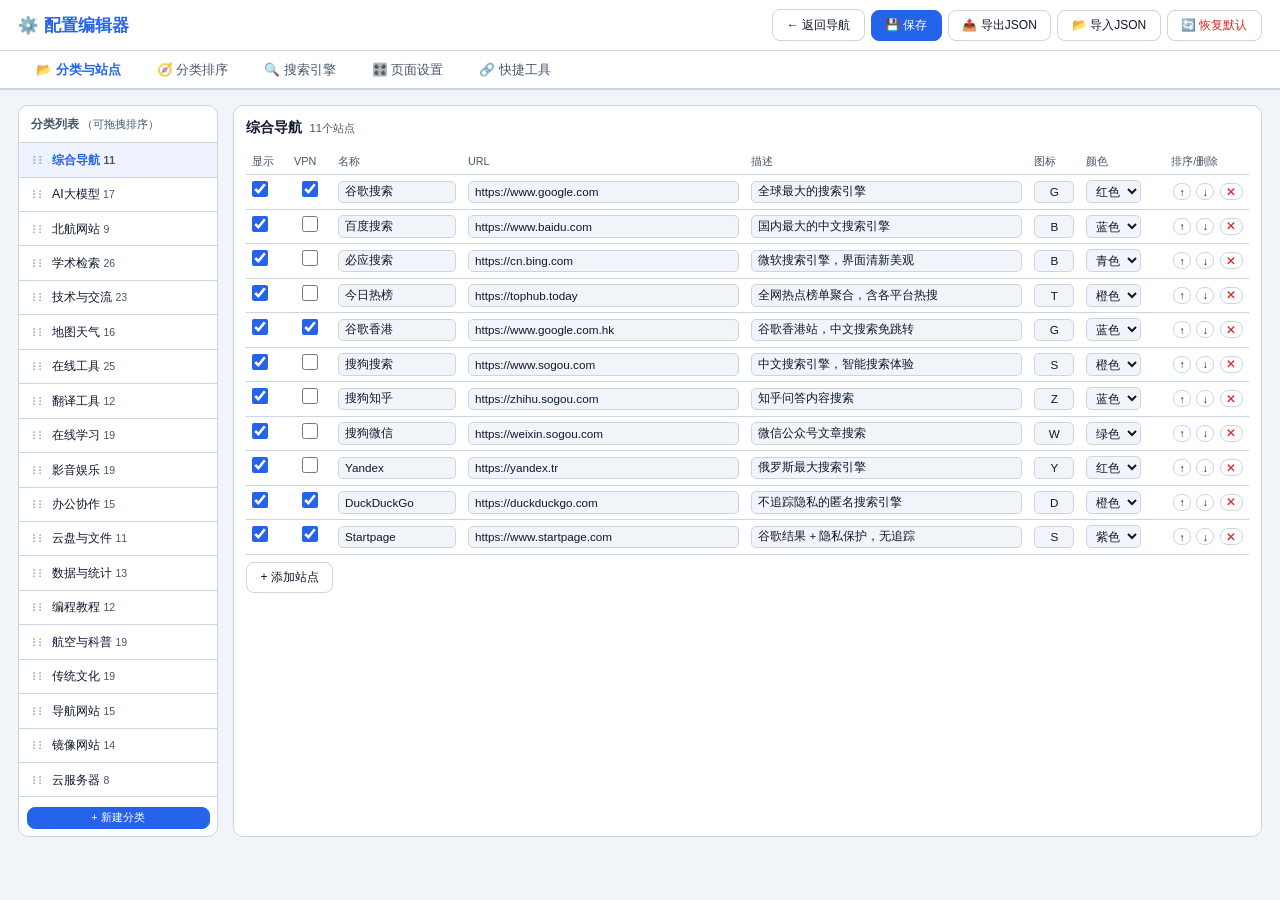
<file: config-editor/index.html>
<!DOCTYPE html>
<html lang="zh-CN">
<head><meta charset="UTF-8"><meta name="viewport" content="width=device-width,initial-scale=1.0"><title>配置编辑器 - AuroraUs</title>
<link rel="stylesheet" href="editor.css">
</head>
<body>
<div class="topbar"><h2>⚙️ 配置编辑器</h2><div class="topbar-actions">
<a href=".." class="btn">← 返回导航</a><button class="btn primary" onclick="saveAll()">💾 保存</button>
<button class="btn" onclick="exportJson()">📤 导出JSON</button>
<button class="btn" onclick="importJson()">📂 导入JSON</button>
<input type="file" id="importFile" accept=".json" style="display:none" onchange="handleImport(event)">
<button class="btn danger" onclick="resetAll()">🔄 恢复默认</button></div></div>
<div id="msg" class="msg"></div>
<div class="tabs"><div class="tab active" onclick="switchTab('categories',this)">📂 分类与站点</div><div class="tab" onclick="switchTab('catorder',this)">🧭 分类排序</div><div class="tab" onclick="switchTab('engines',this)">🔍 搜索引擎</div><div class="tab" onclick="switchTab('settings',this)">🎛️ 页面设置</div><div class="tab" onclick="switchTab('rttools',this)">🔗 快捷工具</div></div>
<div id="main" class="main">
<div class="panel active" id="tab-categories"><div class="cat-sidebar" id="catSidebar"></div><div class="cat-content" id="catContent"></div></div>
<div class="panel" id="tab-catorder"><div class="card" id="catOrderContent" style="max-width:100%;flex:1;"></div></div>
<div class="panel" id="tab-engines"><div class="card" id="engineContent" style="max-width:100%;flex:1;"></div></div>
<div class="panel" id="tab-settings"><div class="card" id="settingsContent" style="max-width:100%;flex:1;"></div></div>
<div class="panel" id="tab-rttools"><div class="card" id="rtToolsContent" style="max-width:100%;flex:1;"></div></div>
</div>
<script src="data.js"></script>
<script src="editor.js"></script>
</body></html>
</file>
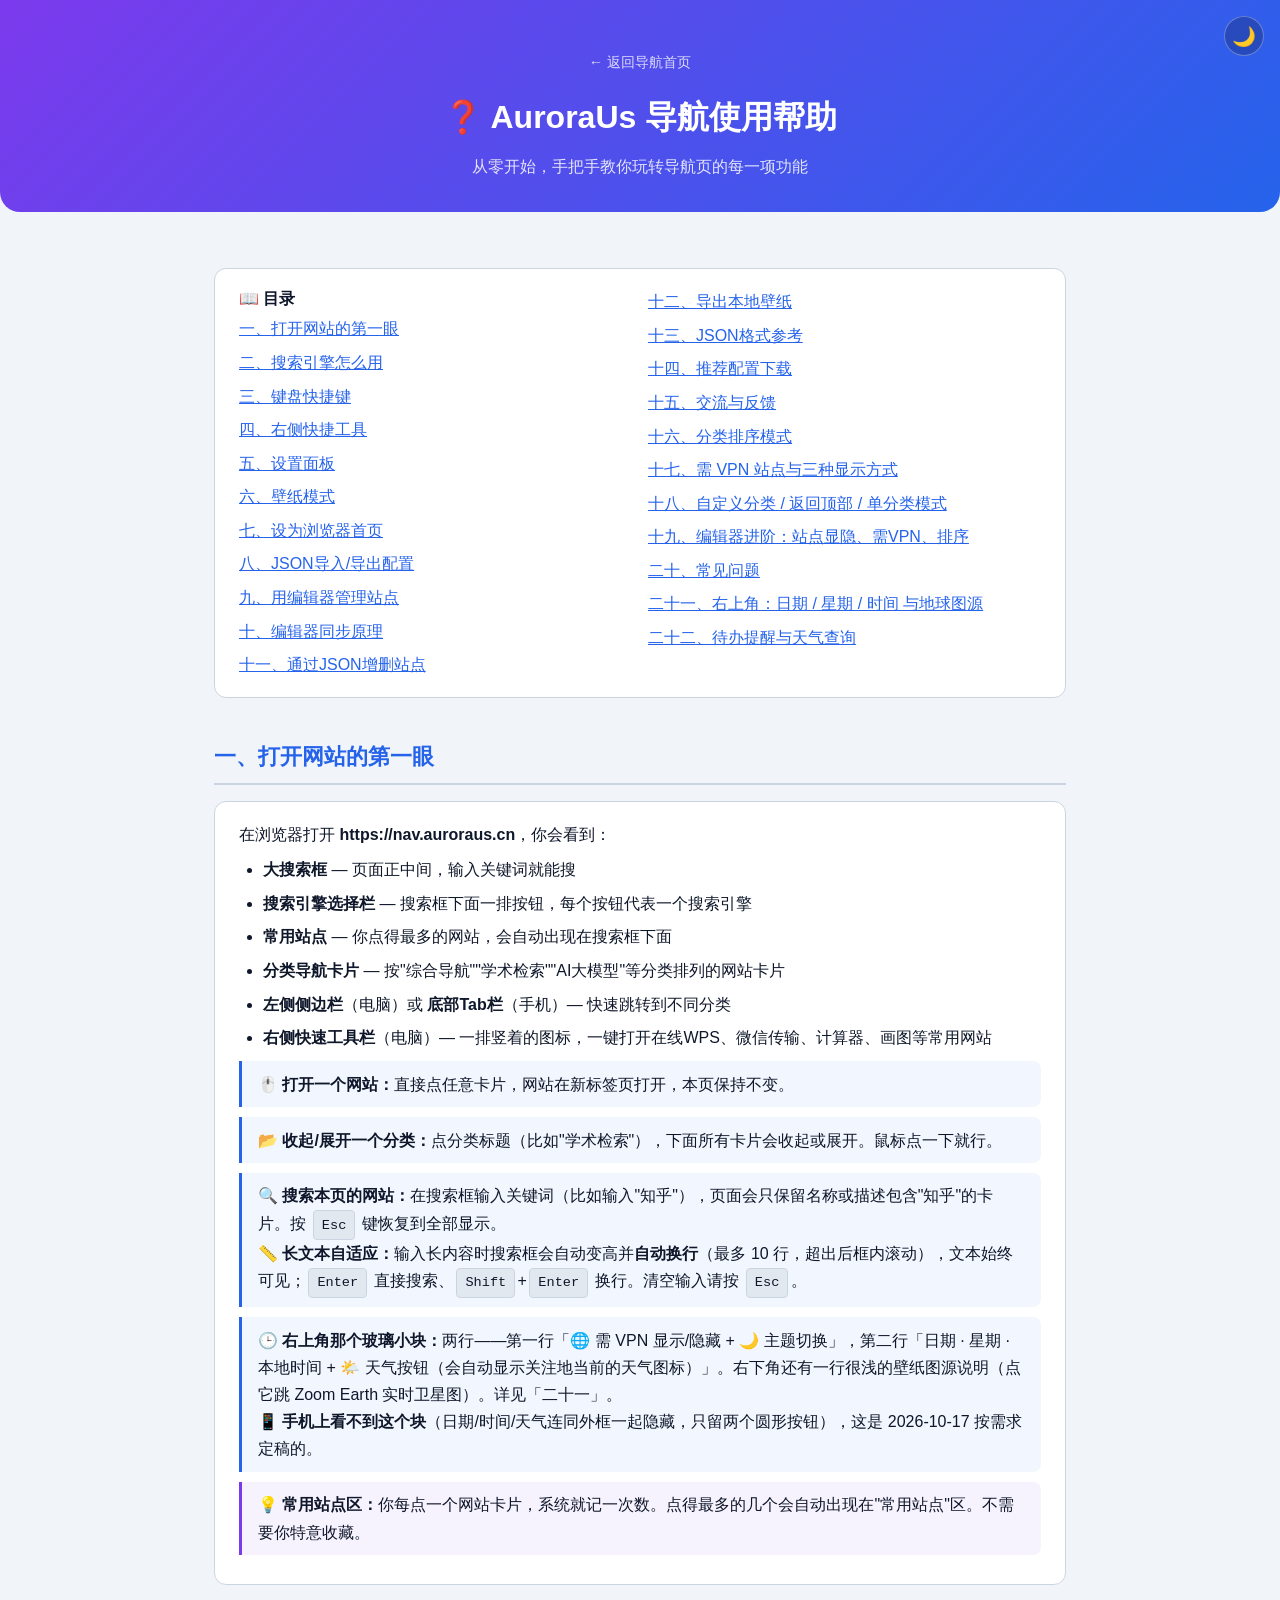
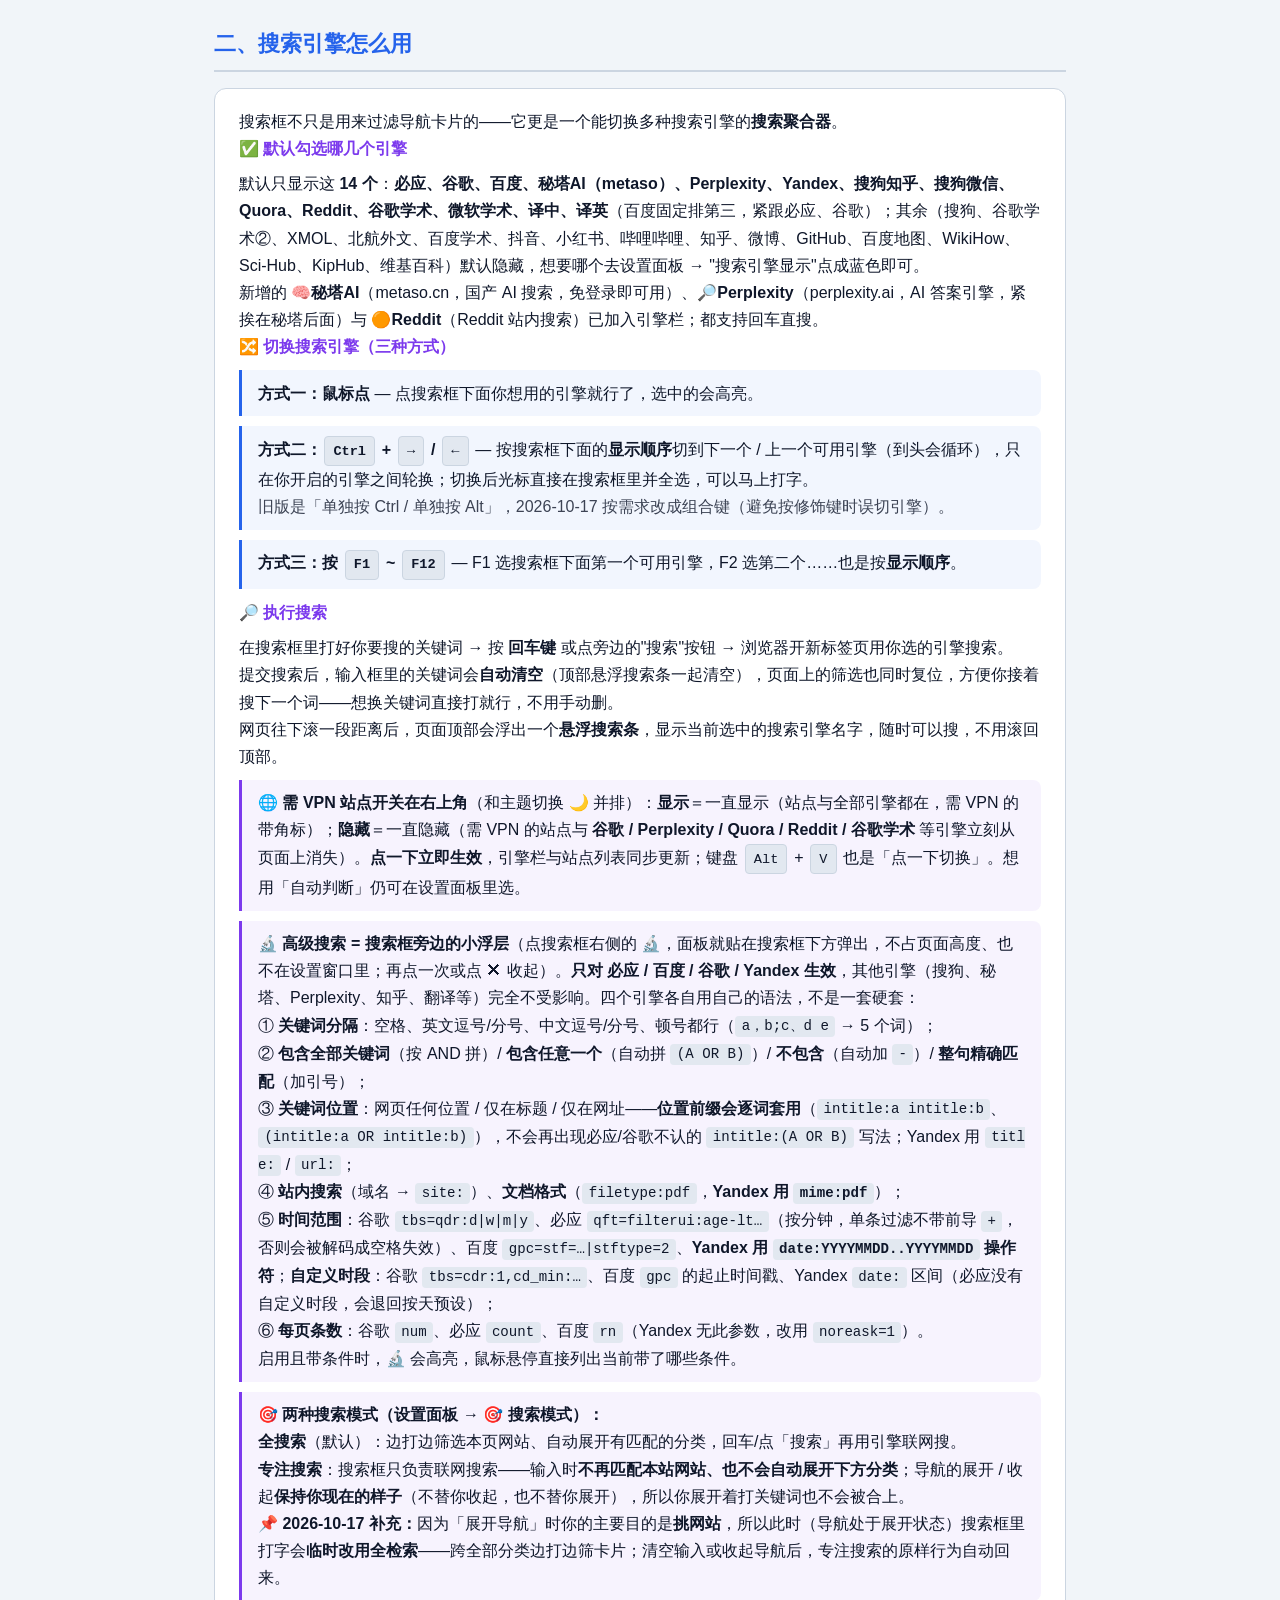
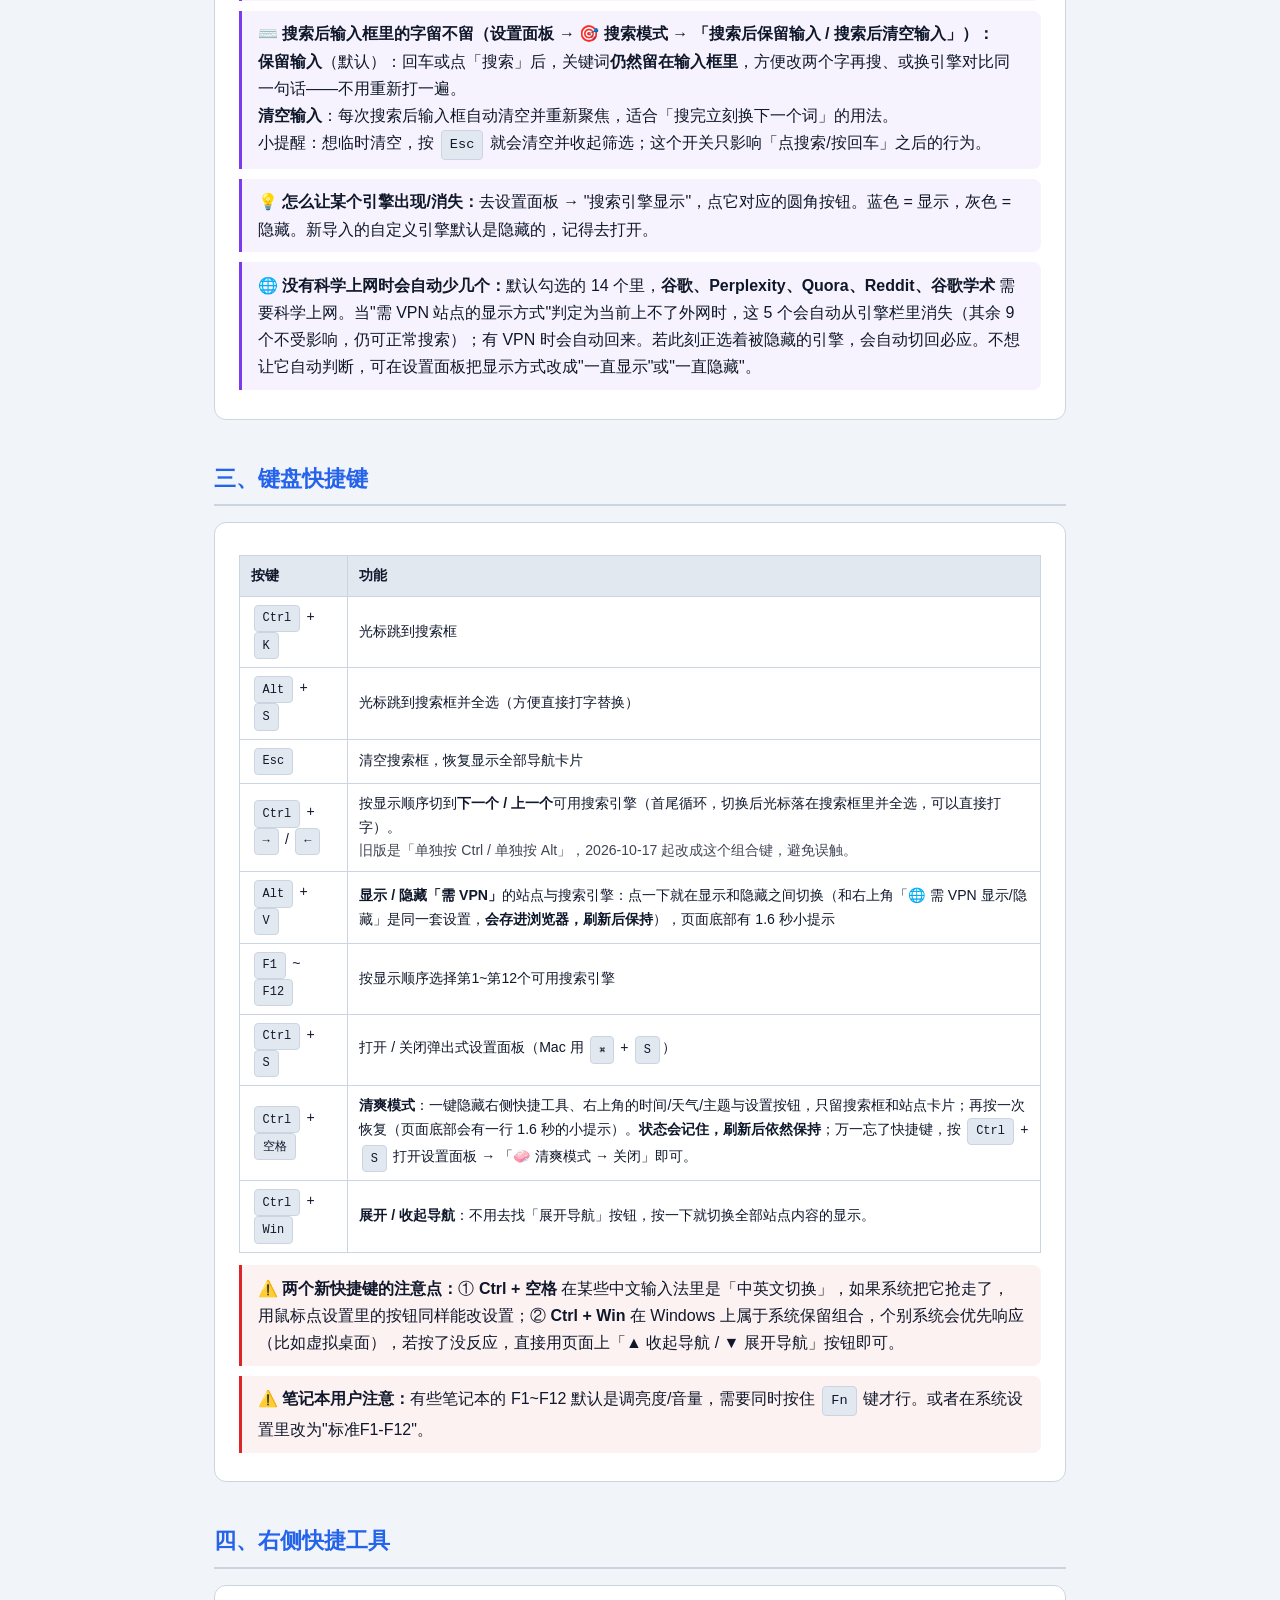
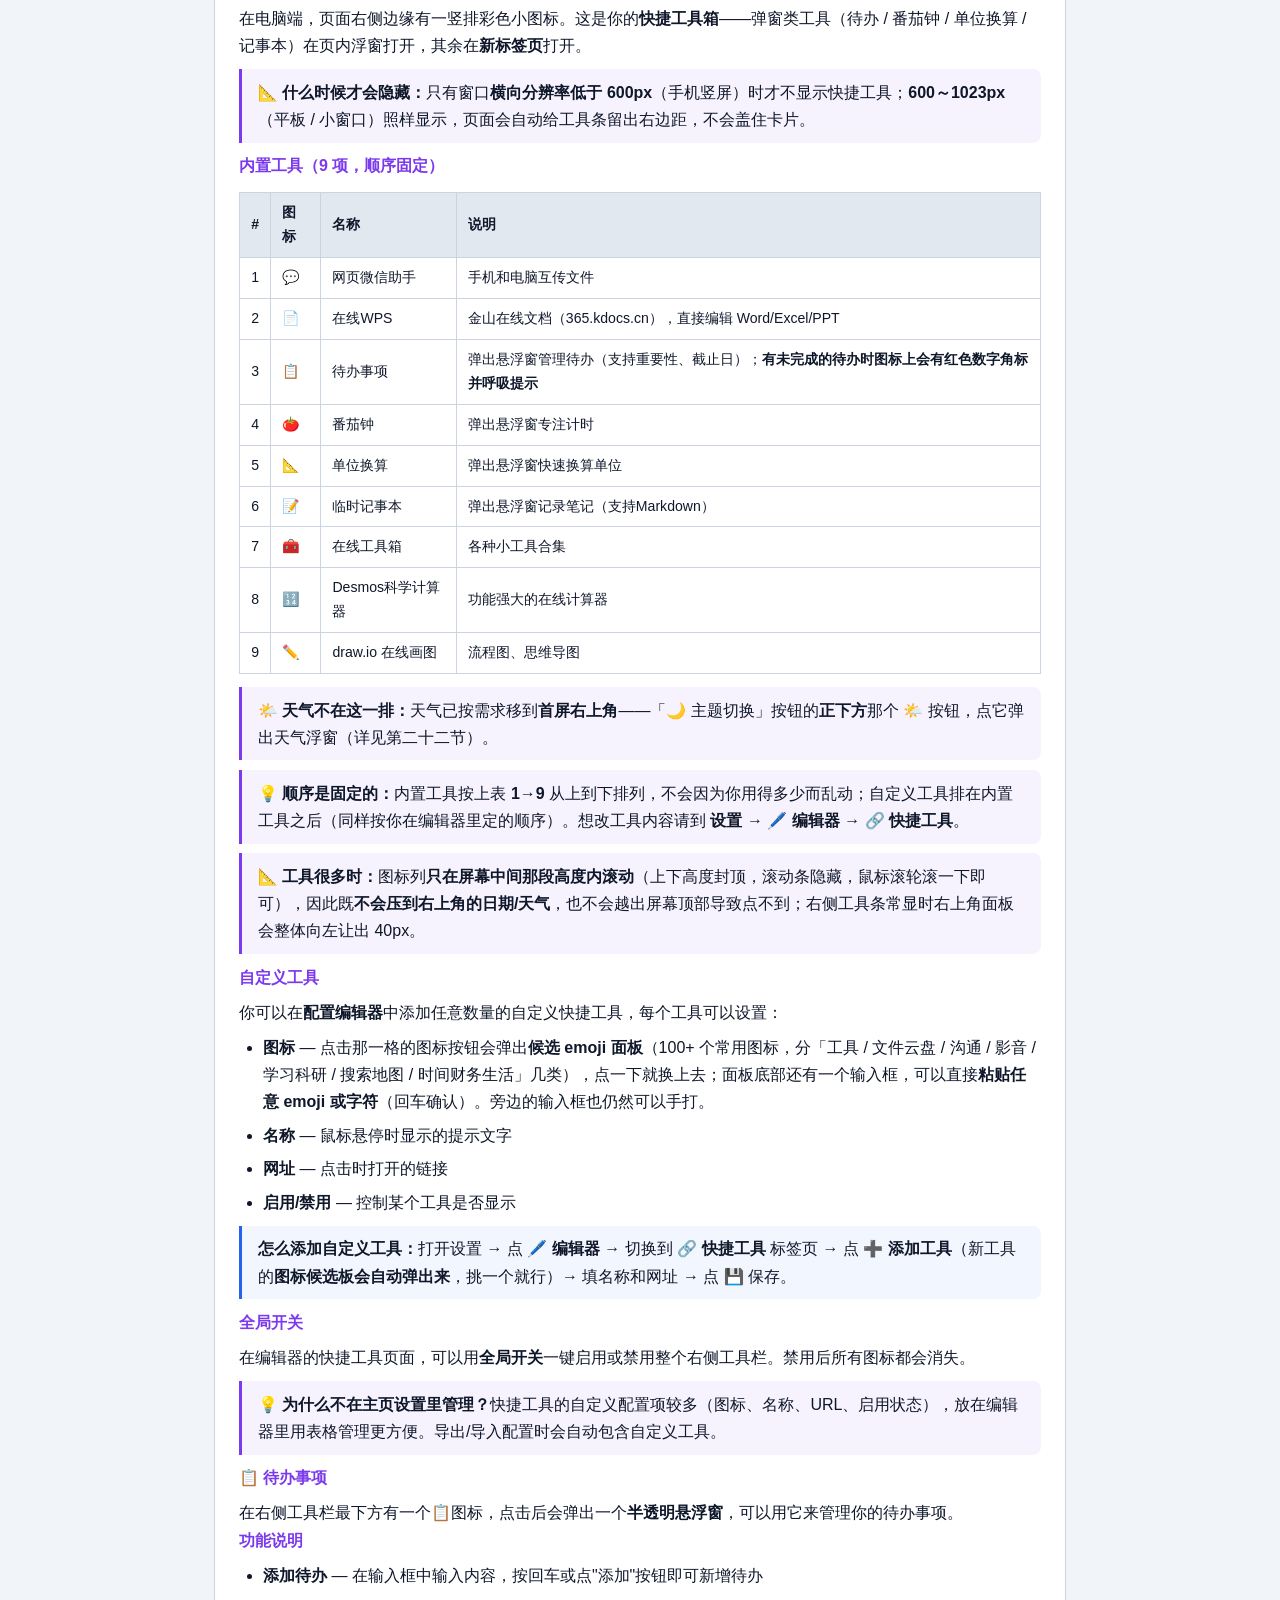
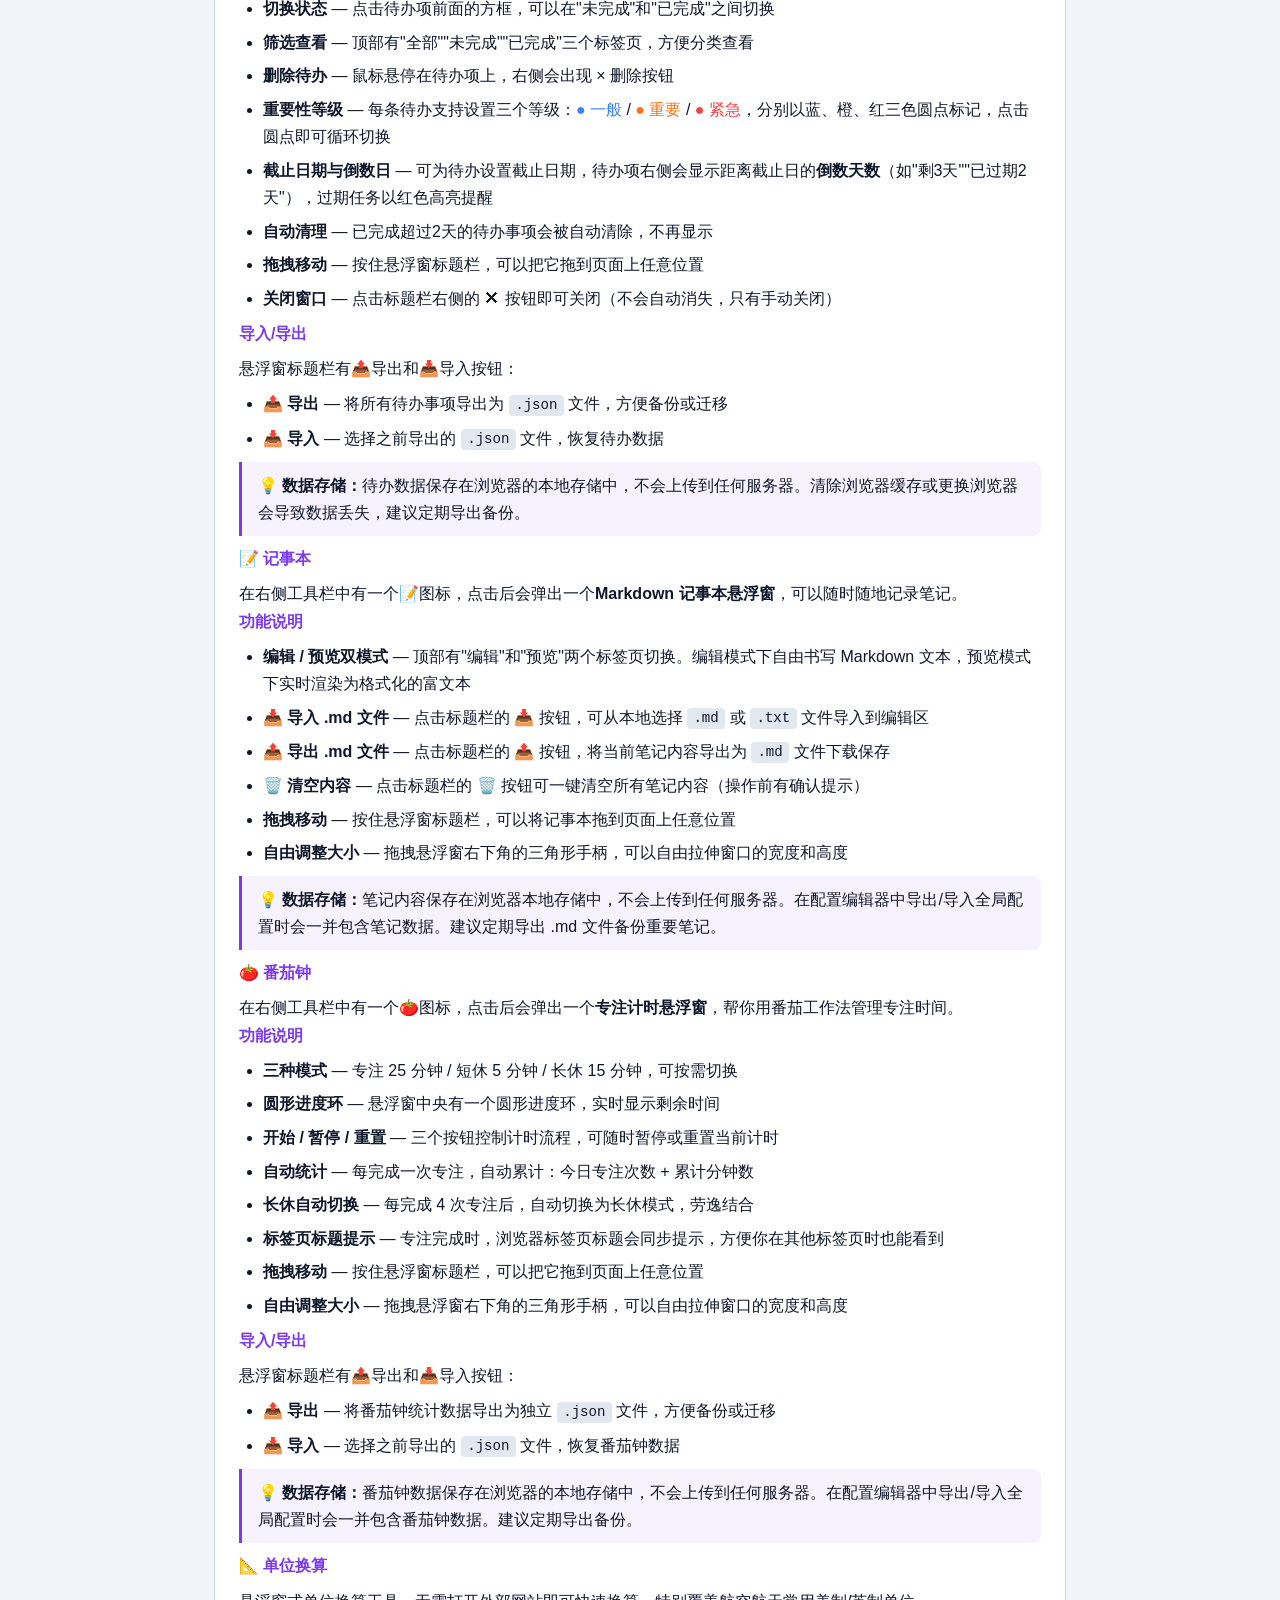
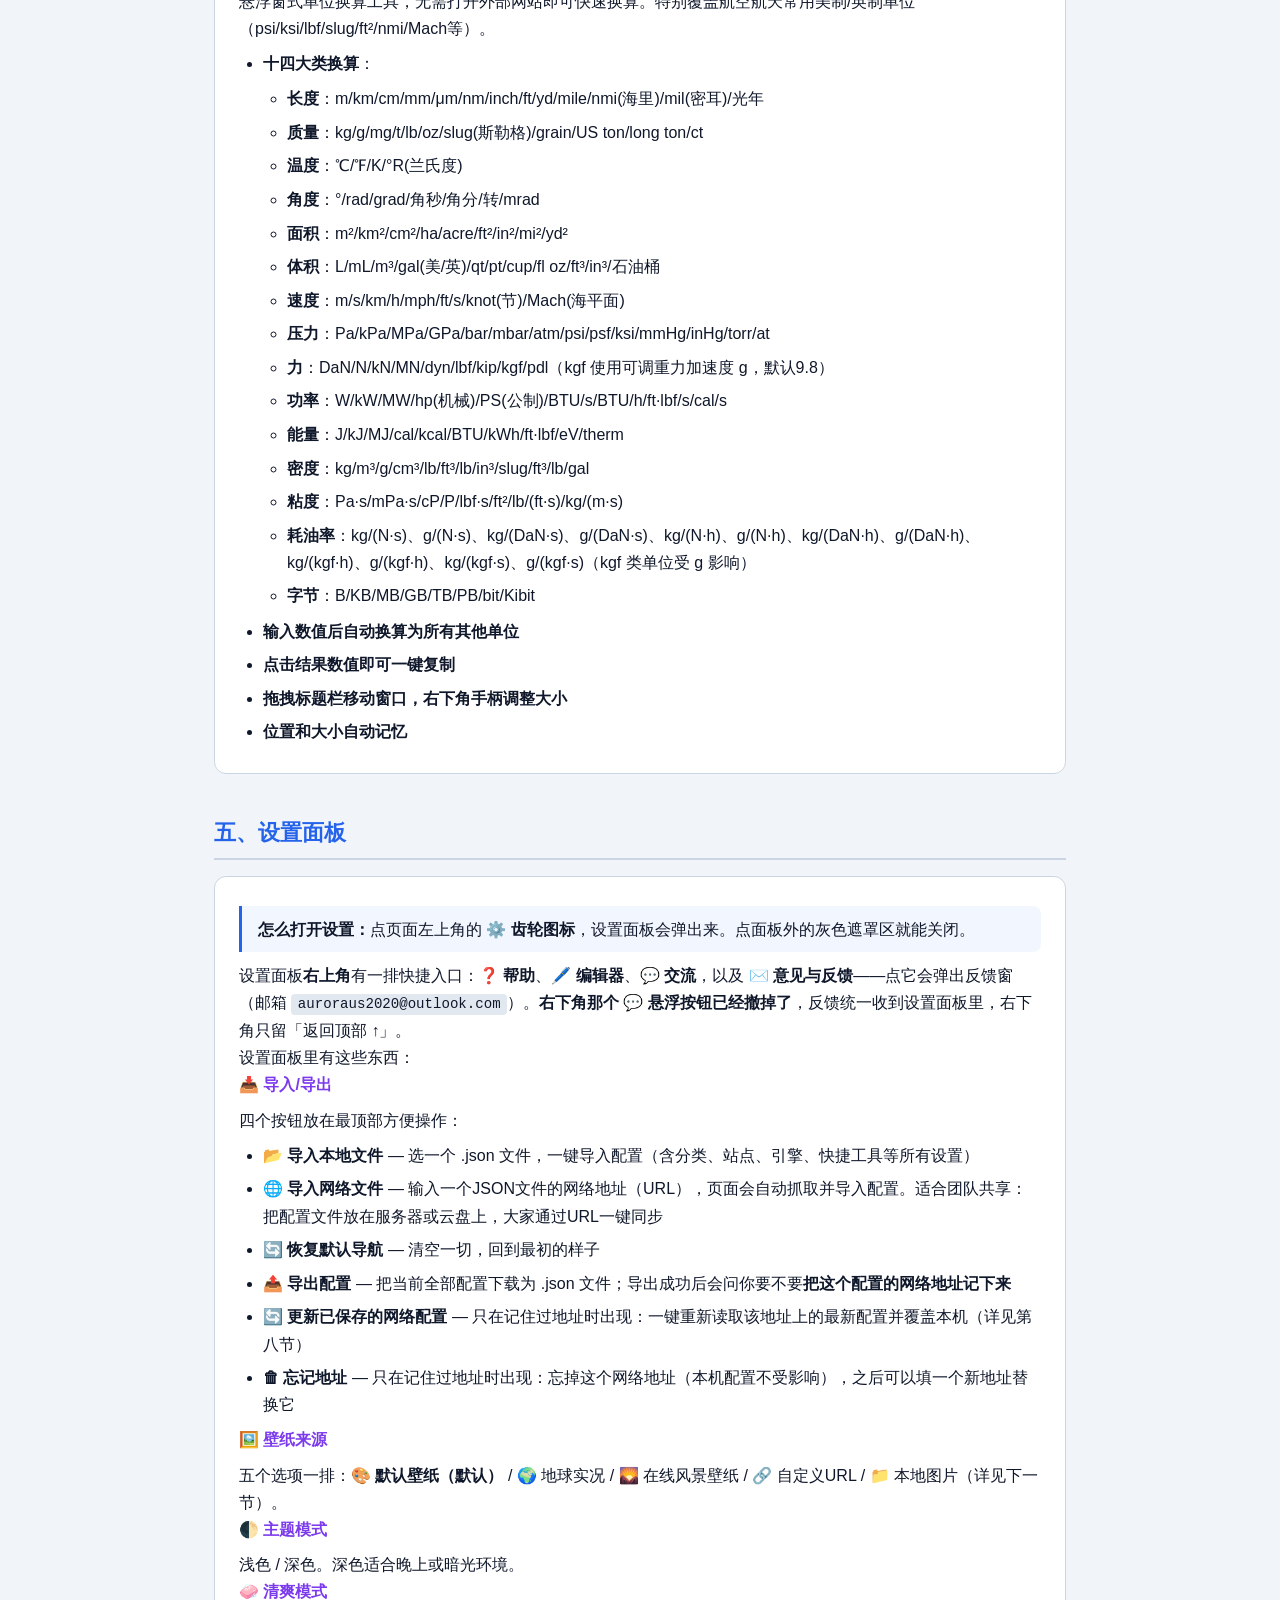
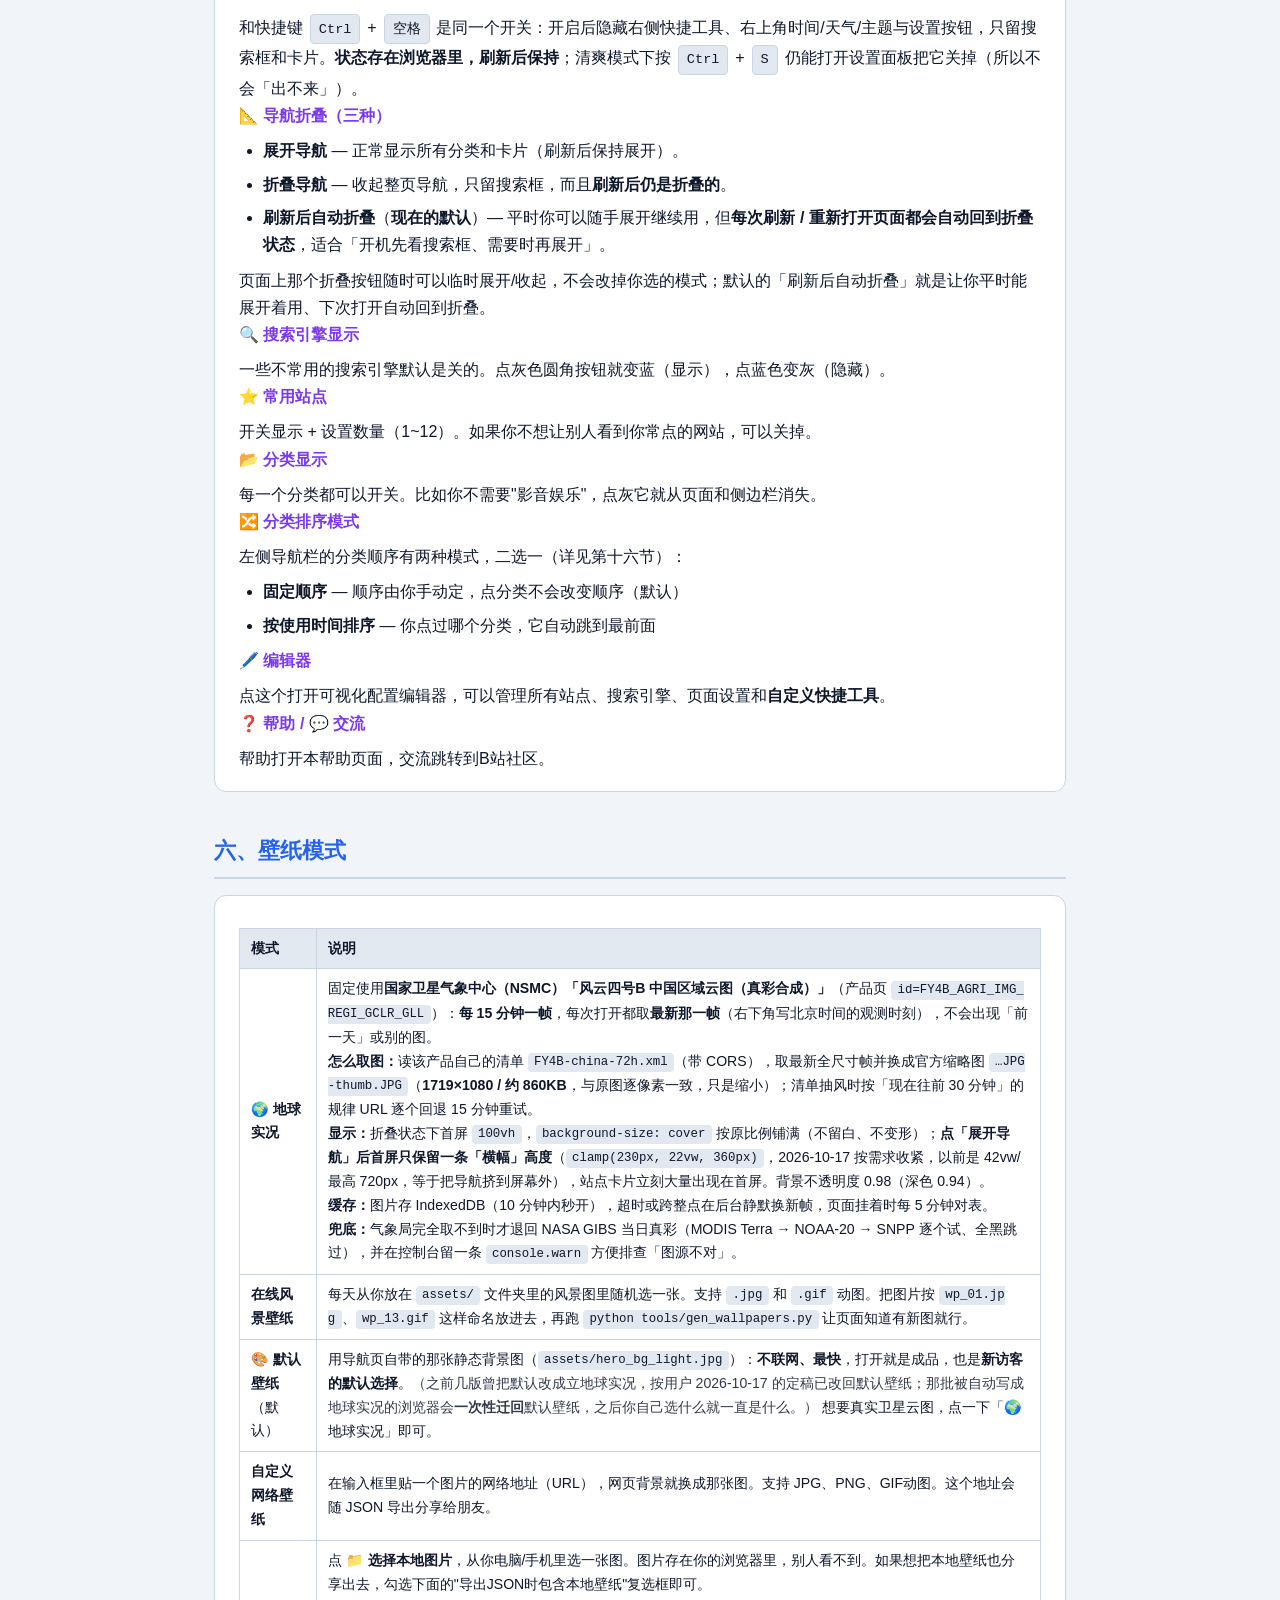
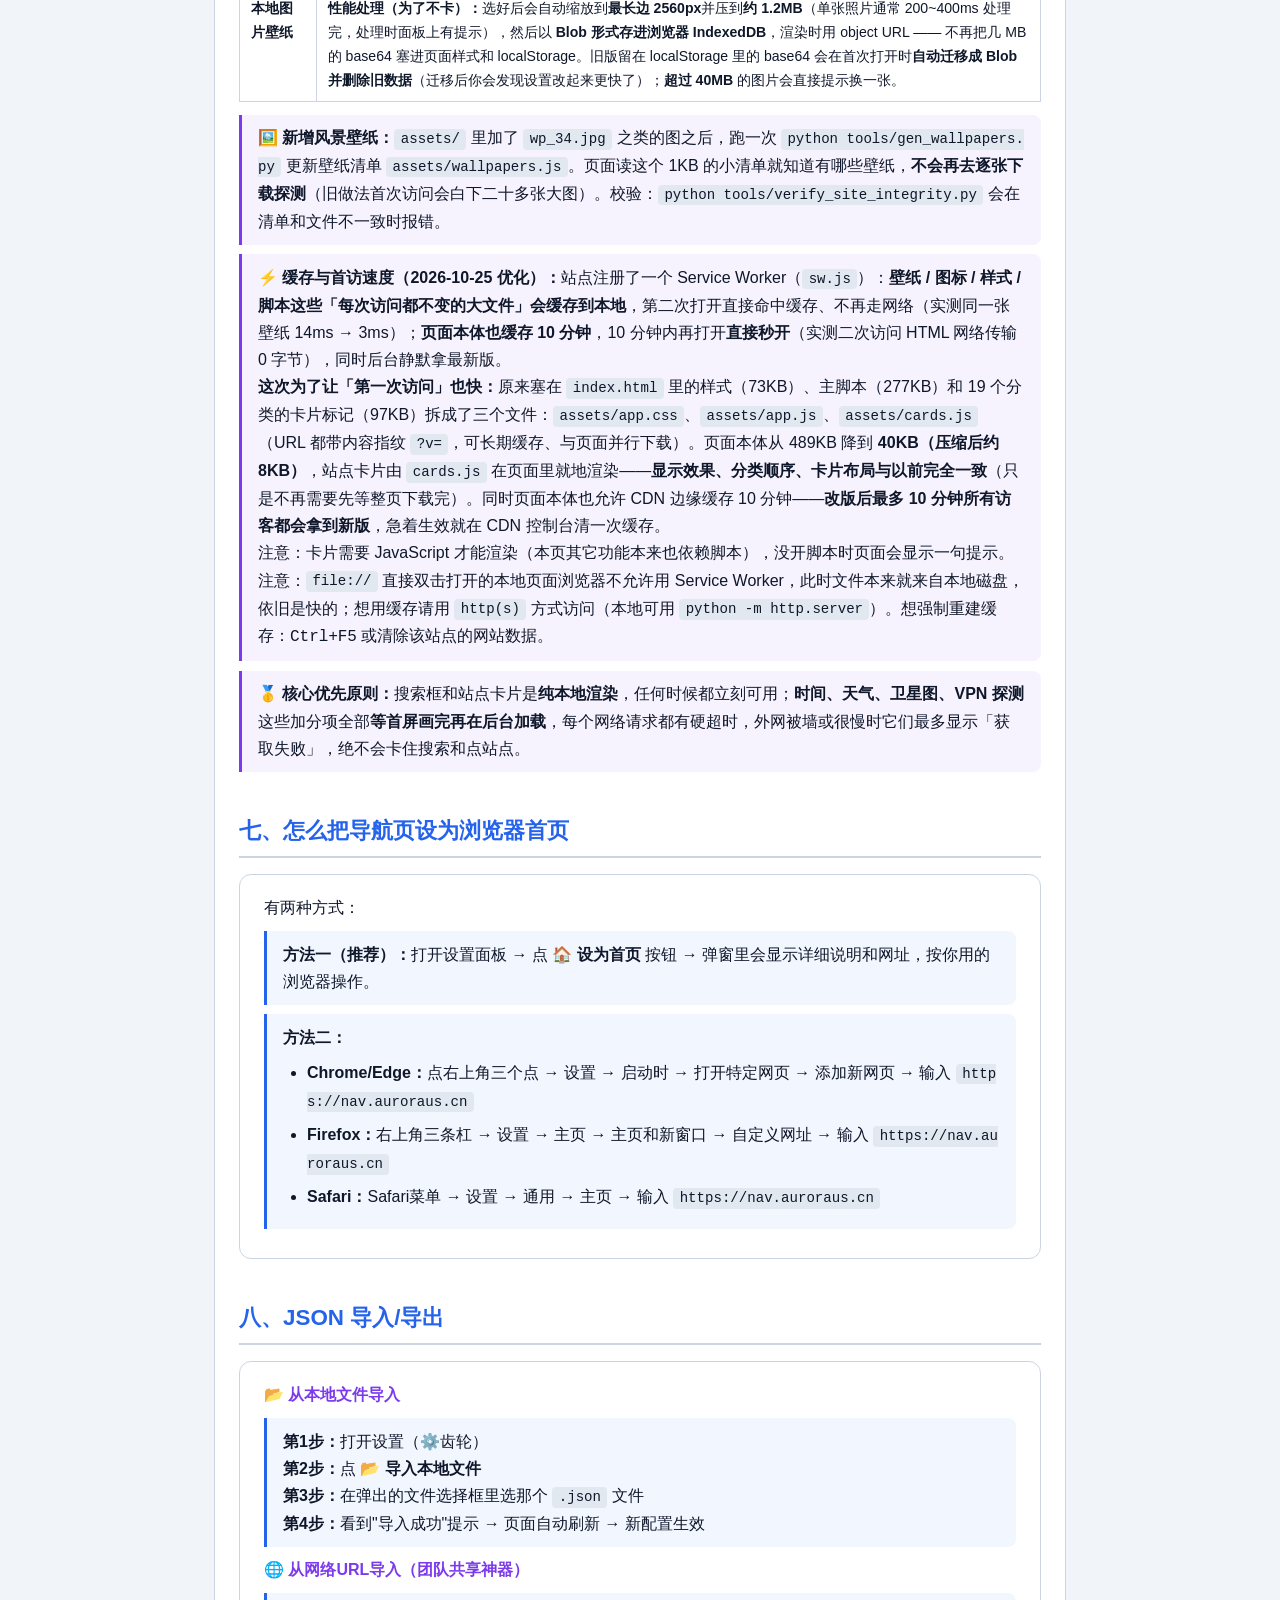
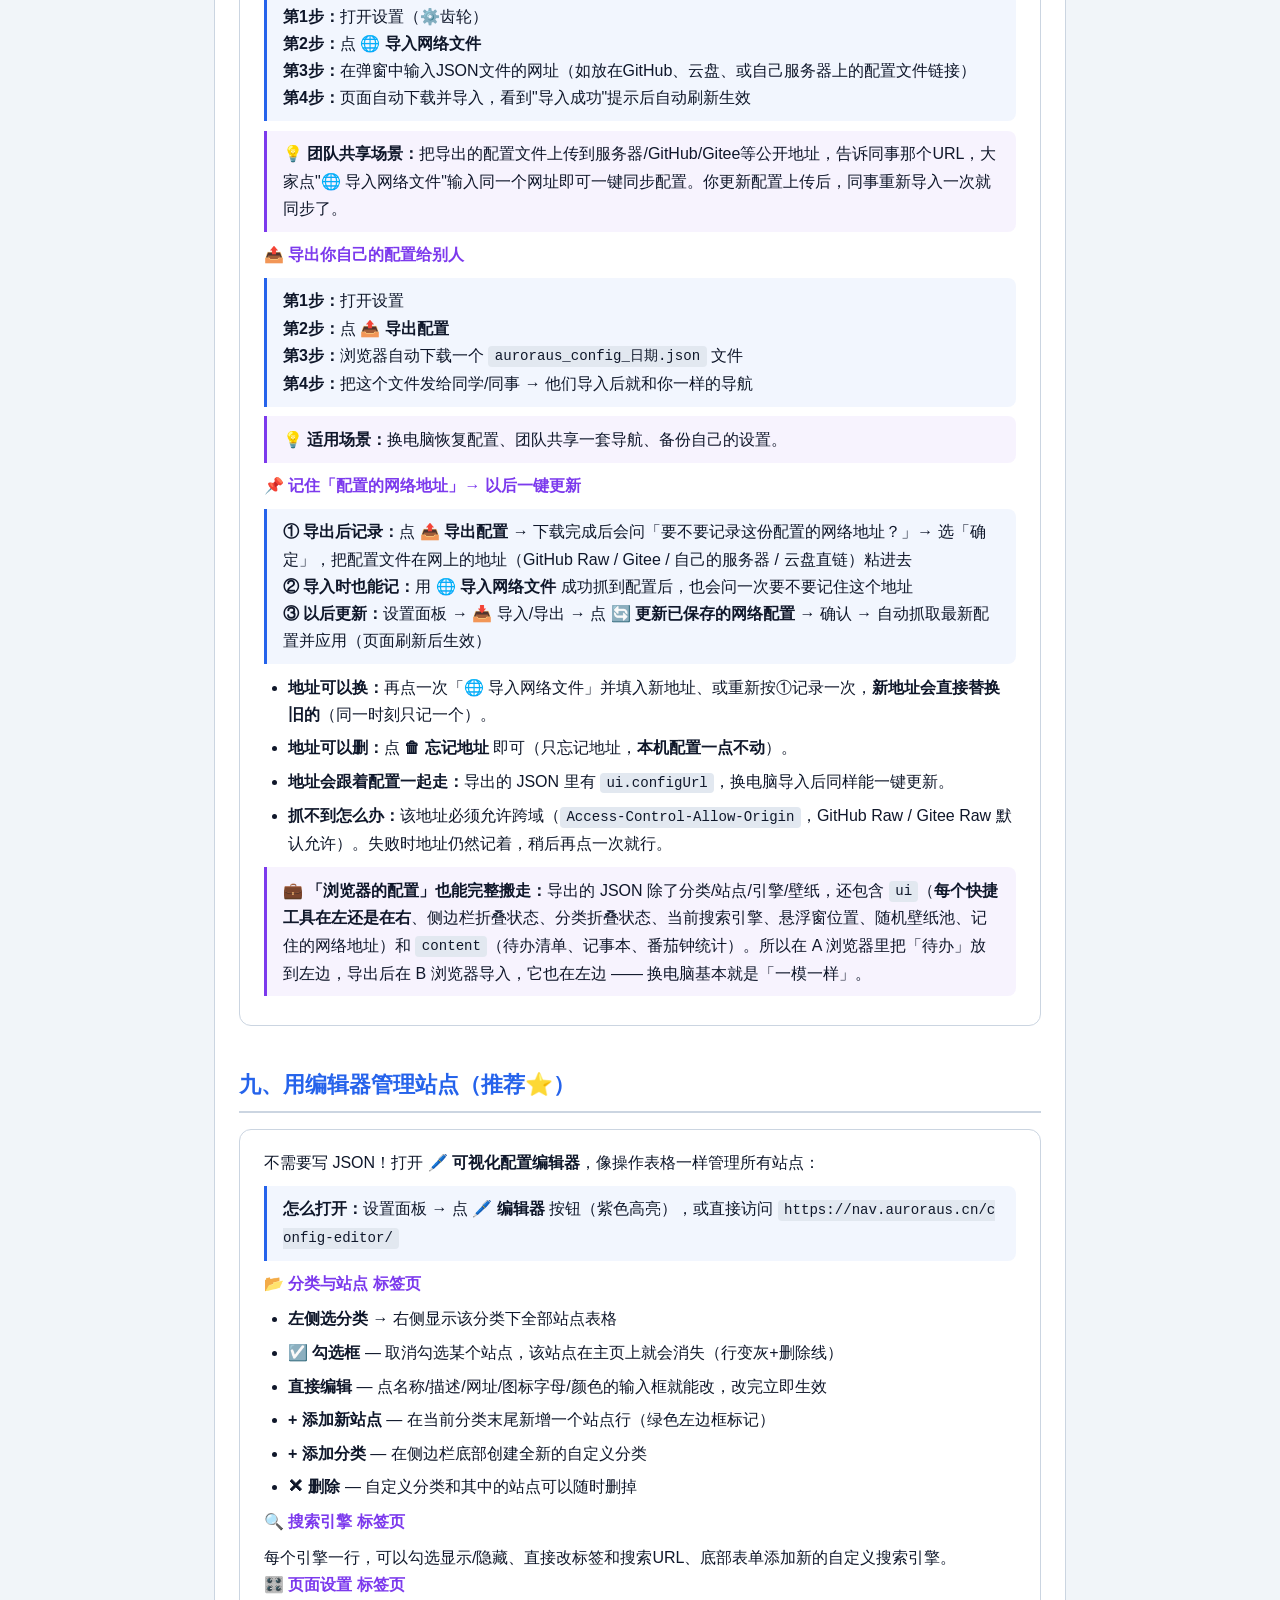
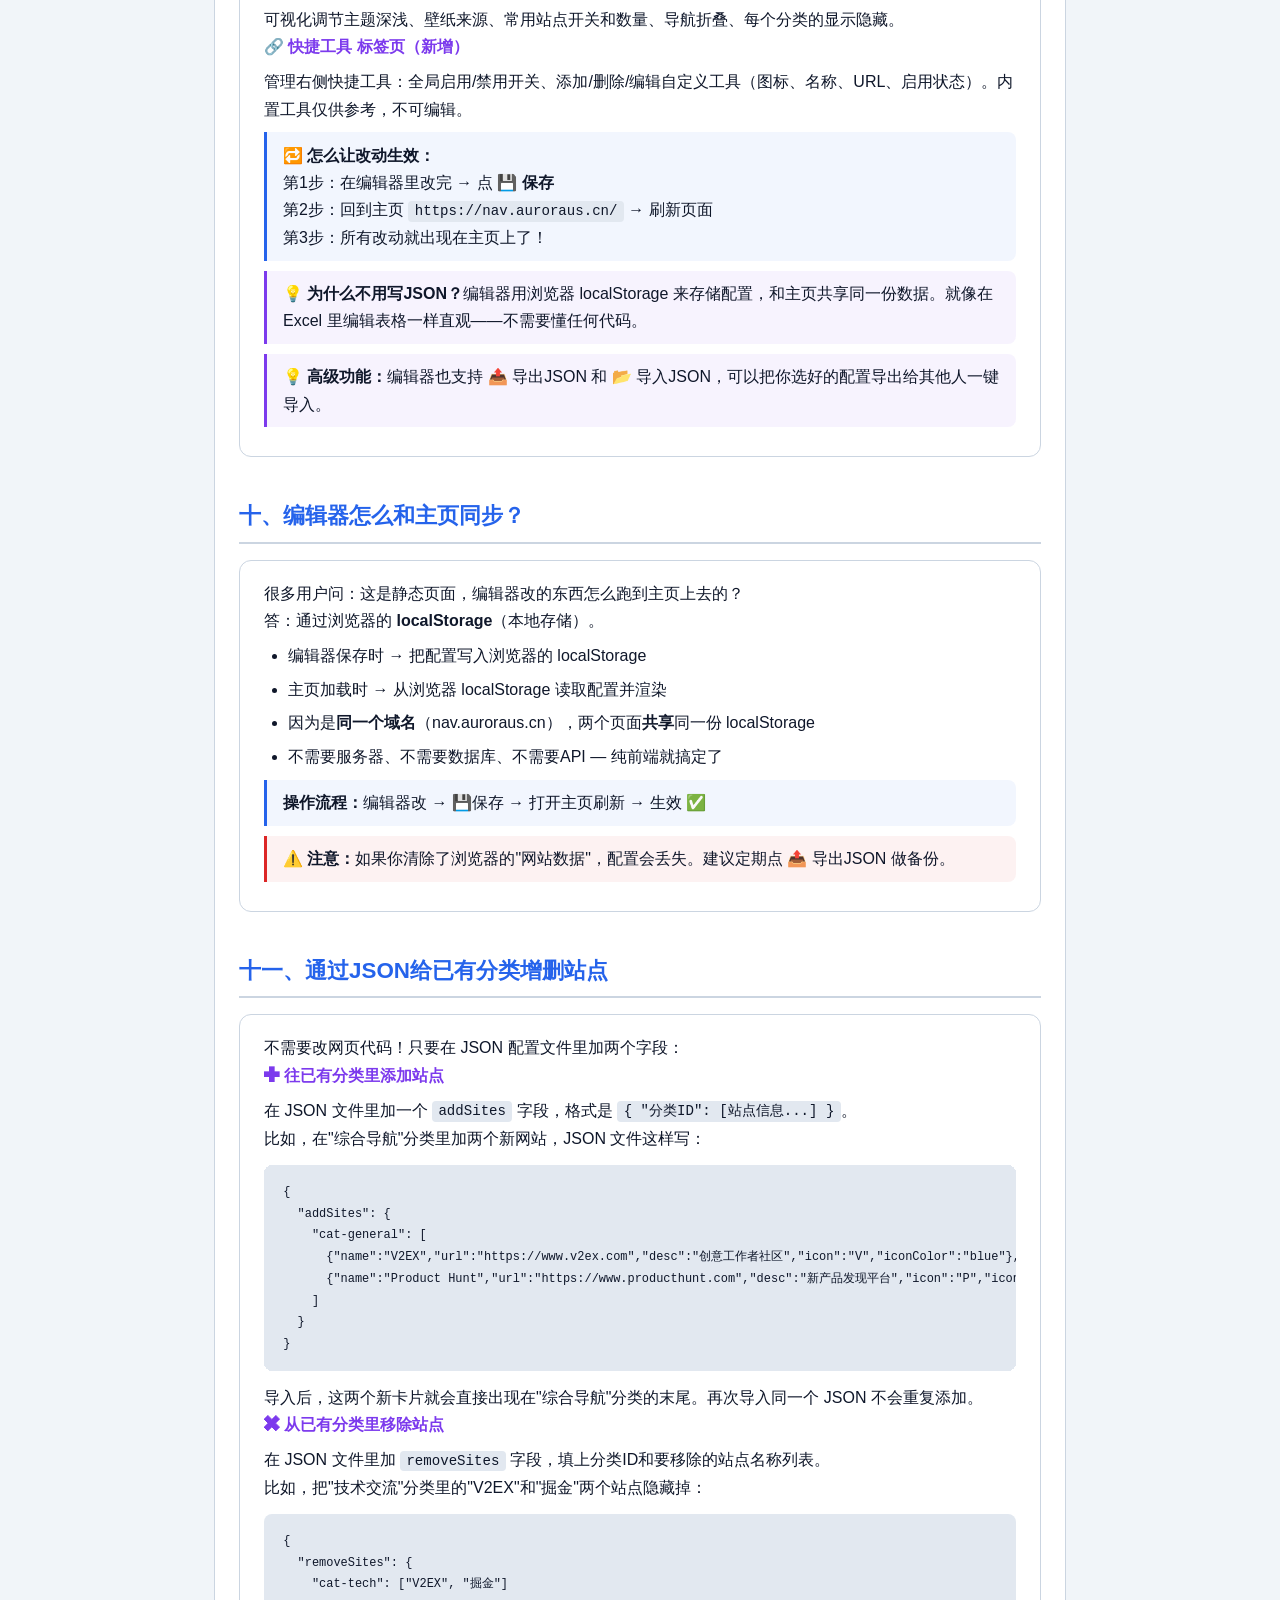
<file: help/index.html>
<!DOCTYPE html>
<html lang="zh-CN">
<head>
  <meta charset="UTF-8">
  <meta name="viewport" content="width=device-width, initial-scale=1.0">
  <title>使用帮助 - AuroraUs导航</title>
  <style>
    :root {
      --bg: #f1f5f9; --bg2: #ffffff; --bg3: #e2e8f0;
      --ink: #0f172a; --muted: #475569; --rule: #cbd5e1;
      --accent: #2563eb; --accent2: #7c3aed;
      --font: 'Segoe UI','PingFang SC','Microsoft YaHei',sans-serif;
    }
    body.dark { --bg:#070e1a; --bg2:#111827; --bg3:#1e293b; --ink:#f1f5f9; --muted:#94a3b8; --rule:#374151; }
    * { box-sizing:border-box; margin:0; padding:0; }
    html { font-size:16px; scroll-behavior:smooth; }
    body { font-family:var(--font); color:var(--ink); background:var(--bg); line-height:1.7; min-height:100vh; transition:background 0.3s,color 0.3s; }
    .container { max-width:900px; margin:0 auto; padding:2rem 1.5rem 4rem; }
    header { text-align:center; padding:3rem 1rem 2rem; background:linear-gradient(135deg,var(--accent2),var(--accent)); color:#fff; border-radius:0 0 20px 20px; }
    header h1 { font-size:2rem; margin-bottom:0.5rem; }
    header p { opacity:0.85; font-size:1rem; }
    .back-link { display:inline-flex; align-items:center; gap:0.3rem; color:#fff; text-decoration:none; font-size:0.9rem; margin-bottom:1rem; opacity:0.8; transition:opacity 0.2s; }
    .back-link:hover { opacity:1; }
    .theme-toggle { position:fixed; top:1rem; right:1rem; width:40px; height:40px; border-radius:50%; border:1px solid rgba(255,255,255,0.3); background:rgba(0,0,0,0.2); color:#fff; font-size:1.2rem; cursor:pointer; z-index:10; transition:all 0.3s; display:flex; align-items:center; justify-content:center; }
    .theme-toggle:hover { background:rgba(0,0,0,0.35); }
    body.dark .theme-toggle { background:rgba(255,255,255,0.15); border-color:rgba(255,255,255,0.3); }
    h2 { font-size:1.4rem; margin:2.5rem 0 1rem; color:var(--accent); border-bottom:2px solid var(--rule); padding-bottom:0.4rem; }
    h3 { font-size:1.1rem; margin:1.5rem 0 0.6rem; }
    .card { background:var(--bg2); border:1px solid var(--rule); border-radius:12px; padding:1.2rem 1.5rem; margin-bottom:1.5rem; }
    .card h4 { margin-bottom:0.5rem; color:var(--accent2); }
    code { background:var(--bg3); padding:0.15rem 0.4rem; border-radius:4px; font-family:Consolas,monospace; font-size:0.88em; word-break:break-all; }
    pre { background:var(--bg3); padding:1rem 1.2rem; border-radius:8px; overflow-x:auto; font-size:0.85rem; line-height:1.6; margin:0.8rem 0; }
    pre code { background:none; padding:0; }
    ul, ol { padding-left:1.5rem; margin:0.5rem 0; }
    li { margin-bottom:0.4rem; }
    .step { background:rgba(37,99,235,0.06); border-left:3px solid var(--accent); padding:0.6rem 1rem; margin:0.6rem 0; border-radius:0 8px 8px 0; }
    .tip { background:rgba(124,58,237,0.06); border-left:3px solid var(--accent2); padding:0.6rem 1rem; margin:0.6rem 0; border-radius:0 8px 8px 0; }
    .warn { background:rgba(220,38,38,0.06); border-left:3px solid #dc2626; padding:0.6rem 1rem; margin:0.6rem 0; border-radius:0 8px 8px 0; }
    .download-btn { display:inline-flex; align-items:center; gap:0.4rem; padding:0.5rem 1.2rem; background:linear-gradient(135deg,var(--accent),var(--accent2)); color:#fff; text-decoration:none; border-radius:8px; font-size:0.9rem; font-weight:600; transition:opacity 0.2s; }
    .download-btn:hover { opacity:0.85; }
    table { width:100%; border-collapse:collapse; margin:0.8rem 0; }
    th, td { border:1px solid var(--rule); padding:0.5rem 0.7rem; text-align:left; font-size:0.88rem; }
    th { background:var(--bg3); font-weight:600; }
    a { color:var(--accent); }
    .toc { background:var(--bg2); border:1px solid var(--rule); border-radius:12px; padding:1rem 1.5rem; margin:1.5rem 0; columns:2; }
    .toc a { display:block; padding:0.2rem 0; break-inside:avoid; }
    .toc strong { column-span:all; }
    .kbd { display:inline-block; padding:0.15rem 0.5rem; background:var(--bg3); border:1px solid var(--rule); border-radius:4px; font-family:Consolas,monospace; font-size:0.85em; margin:0 0.15rem; }
    @media (max-width:640px) { header h1 { font-size:1.5rem; } .card { padding:1rem; } pre { font-size:0.78rem; padding:0.7rem; } .toc { columns:1; } }
  </style>
</head>
<body>
  <button class="theme-toggle" onclick="toggleTheme()" title="切换深色/浅色模式">🌙</button>
  <header>
    <a href="../index.html" class="back-link">← 返回导航首页</a>
    <h1>❓ AuroraUs 导航使用帮助</h1>
    <p>从零开始，手把手教你玩转导航页的每一项功能</p>
  </header>

  <div class="container">

    <div class="toc">
      <strong>📖 目录</strong>
      <a href="#basic">一、打开网站的第一眼</a>
      <a href="#search">二、搜索引擎怎么用</a>
      <a href="#shortcuts">三、键盘快捷键</a>
      <a href="#rttools">四、右侧快捷工具</a>
      <a href="#settings">五、设置面板</a>
      <a href="#wallpaper">六、壁纸模式</a>
      <a href="#homepage">七、设为浏览器首页</a>
      <a href="#import-export">八、JSON导入/导出配置</a>
      <a href="#add-remove">九、用编辑器管理站点</a>
      <a href="#save-sync">十、编辑器同步原理</a>
      <a href="#json-add-remove">十一、通过JSON增删站点</a>
      <a href="#base64">十二、导出本地壁纸</a>
      <a href="#json-format">十三、JSON格式参考</a>
      <a href="#download">十四、推荐配置下载</a>
      <a href="#community">十五、交流与反馈</a>
      <a href="#catsort">十六、分类排序模式</a>
      <a href="#vpn">十七、需 VPN 站点与三种显示方式</a>
      <a href="#newsites">十八、自定义分类 / 返回顶部 / 单分类模式</a>
      <a href="#editordeep">十九、编辑器进阶：站点显隐、需VPN、排序</a>
      <a href="#faq">二十、常见问题</a>
      <a href="#heroclock">二十一、右上角：日期 / 星期 / 时间 与地球图源</a>
      <a href="#alertweather">二十二、待办提醒与天气查询</a>
    </div>

    <!-- 一 -->
    <h2 id="basic">一、打开网站的第一眼</h2>
    <div class="card">
      <p>在浏览器打开 <strong>https://nav.auroraus.cn</strong>，你会看到：</p>
      <ul>
        <li><strong>大搜索框</strong> — 页面正中间，输入关键词就能搜</li>
        <li><strong>搜索引擎选择栏</strong> — 搜索框下面一排按钮，每个按钮代表一个搜索引擎</li>
        <li><strong>常用站点</strong> — 你点得最多的网站，会自动出现在搜索框下面</li>
        <li><strong>分类导航卡片</strong> — 按"综合导航""学术检索""AI大模型"等分类排列的网站卡片</li>
        <li><strong>左侧侧边栏</strong>（电脑）或 <strong>底部Tab栏</strong>（手机）— 快速跳转到不同分类</li>
        <li><strong>右侧快速工具栏</strong>（电脑）— 一排竖着的图标，一键打开在线WPS、微信传输、计算器、画图等常用网站</li>
      </ul>

      <div class="step">
        <strong>🖱️ 打开一个网站：</strong>直接点任意卡片，网站在新标签页打开，本页保持不变。
      </div>
      <div class="step">
        <strong>📂 收起/展开一个分类：</strong>点分类标题（比如"学术检索"），下面所有卡片会收起或展开。鼠标点一下就行。
      </div>
      <div class="step">
        <strong>🔍 搜索本页的网站：</strong>在搜索框输入关键词（比如输入"知乎"），页面会只保留名称或描述包含"知乎"的卡片。按 <span class="kbd">Esc</span> 键恢复到全部显示。
        <br><strong>📏 长文本自适应：</strong>输入长内容时搜索框会自动变高并<strong>自动换行</strong>（最多 10 行，超出后框内滚动），文本始终可见；<span class="kbd">Enter</span> 直接搜索、<span class="kbd">Shift</span>+<span class="kbd">Enter</span> 换行。清空输入请按 <span class="kbd">Esc</span>。
      </div>
      <div class="step">
        <strong>🕒 右上角那个玻璃小块：</strong>两行——第一行「🌐 需 VPN 显示/隐藏 + 🌙 主题切换」，第二行「日期 · 星期 · 本地时间 + 🌤️ 天气按钮（会自动显示关注地当前的天气图标）」。右下角还有一行很浅的壁纸图源说明（点它跳 Zoom Earth 实时卫星图）。详见「二十一」。<br><strong>📱 手机上看不到这个块</strong>（日期/时间/天气连同外框一起隐藏，只留两个圆形按钮），这是 2026-10-17 按需求定稿的。</div>
      <div class="tip">
        <strong>💡 常用站点区：</strong>你每点一个网站卡片，系统就记一次数。点得最多的几个会自动出现在"常用站点"区。不需要你特意收藏。
      </div>
    </div>

    <!-- 二 -->
    <h2 id="search">二、搜索引擎怎么用</h2>
    <div class="card">
      <p>搜索框不只是用来过滤导航卡片的——它更是一个能切换多种搜索引擎的<strong>搜索聚合器</strong>。</p>

      <h4>✅ 默认勾选哪几个引擎</h4>
      <p>默认只显示这 <strong>14 个</strong>：<strong>必应、谷歌、百度、秘塔AI（metaso）、Perplexity、Yandex、搜狗知乎、搜狗微信、Quora、Reddit、谷歌学术、微软学术、译中、译英</strong>（百度固定排第三，紧跟必应、谷歌）；其余（搜狗、谷歌学术②、XMOL、北航外文、百度学术、抖音、小红书、哔哩哔哩、知乎、微博、GitHub、百度地图、WikiHow、Sci-Hub、KipHub、维基百科）默认隐藏，想要哪个去设置面板 → "搜索引擎显示"点成蓝色即可。</p>
      <p>新增的 <strong>🧠秘塔AI</strong>（metaso.cn，国产 AI 搜索，免登录即可用）、<strong>🔎Perplexity</strong>（perplexity.ai，AI 答案引擎，紧挨在秘塔后面）与 <strong>🟠Reddit</strong>（Reddit 站内搜索）已加入引擎栏；都支持回车直搜。</p>

      <h4>🔀 切换搜索引擎（三种方式）</h4>
      <div class="step"><strong>方式一：鼠标点</strong> — 点搜索框下面你想用的引擎就行了，选中的会高亮。</div>
      <div class="step"><strong>方式二：<span class="kbd">Ctrl</span> + <span class="kbd">→</span> / <span class="kbd">←</span></strong> — 按搜索框下面的<strong>显示顺序</strong>切到下一个 / 上一个可用引擎（到头会循环），只在你开启的引擎之间轮换；切换后光标直接在搜索框里并全选，可以马上打字。<br><span style="opacity:.8">旧版是「单独按 Ctrl / 单独按 Alt」，2026-10-17 按需求改成组合键（避免按修饰键时误切引擎）。</span></div>
      <div class="step"><strong>方式三：按 <span class="kbd">F1</span> ~ <span class="kbd">F12</span></strong> — F1 选搜索框下面第一个可用引擎，F2 选第二个……也是按<strong>显示顺序</strong>。</div>

      <h4>🔎 执行搜索</h4>
      <p>在搜索框里打好你要搜的关键词 → 按 <strong>回车键</strong> 或点旁边的"搜索"按钮 → 浏览器开新标签页用你选的引擎搜索。</p>
      <p>提交搜索后，输入框里的关键词会<strong>自动清空</strong>（顶部悬浮搜索条一起清空），页面上的筛选也同时复位，方便你接着搜下一个词——想换关键词直接打就行，不用手动删。</p>
      <p>网页往下滚一段距离后，页面顶部会浮出一个<strong>悬浮搜索条</strong>，显示当前选中的搜索引擎名字，随时可以搜，不用滚回顶部。</p>

      <div class="tip"><strong>🌐 需 VPN 站点开关在右上角</strong>（和主题切换 🌙 并排）：<strong>显示</strong>＝一直显示（站点与全部引擎都在，需 VPN 的带角标）；<strong>隐藏</strong>＝一直隐藏（需 VPN 的站点与 <strong>谷歌 / Perplexity / Quora / Reddit / 谷歌学术</strong> 等引擎立刻从页面上消失）。<strong>点一下立即生效</strong>，引擎栏与站点列表同步更新；键盘 <span class="kbd">Alt</span> + <span class="kbd">V</span> 也是「点一下切换」。想用「自动判断」仍可在设置面板里选。</div>

      <div class="tip"><strong>🔬 高级搜索 = 搜索框旁边的小浮层</strong>（点搜索框右侧的 🔬，面板就贴在搜索框下方弹出，不占页面高度、也不在设置窗口里；再点一次或点 ✕ 收起）。<strong>只对 必应 / 百度 / 谷歌 / Yandex 生效</strong>，其他引擎（搜狗、秘塔、Perplexity、知乎、翻译等）完全不受影响。四个引擎各自用自己的语法，不是一套硬套：<br>
        ① <strong>关键词分隔</strong>：空格、英文逗号/分号、中文逗号/分号、顿号都行（<code>a，b;c、d e</code> → 5 个词）；<br>
        ② <strong>包含全部关键词</strong>（按 AND 拼）/ <strong>包含任意一个</strong>（自动拼 <code>(A OR B)</code>）/ <strong>不包含</strong>（自动加 <code>-</code>）/ <strong>整句精确匹配</strong>（加引号）；<br>
        ③ <strong>关键词位置</strong>：网页任何位置 / 仅在标题 / 仅在网址——<strong>位置前缀会逐词套用</strong>（<code>intitle:a intitle:b</code>、<code>(intitle:a OR intitle:b)</code>），不会再出现必应/谷歌不认的 <code>intitle:(A OR B)</code> 写法；Yandex 用 <code>title:</code> / <code>url:</code>；<br>
        ④ <strong>站内搜索</strong>（域名 → <code>site:</code>）、<strong>文档格式</strong>（<code>filetype:pdf</code>，<strong>Yandex 用 <code>mime:pdf</code></strong>）；<br>
        ⑤ <strong>时间范围</strong>：谷歌 <code>tbs=qdr:d|w|m|y</code>、必应 <code>qft=filterui:age-lt…</code>（按分钟，单条过滤不带前导 <code>+</code>，否则会被解码成空格失效）、百度 <code>gpc=stf=…|stftype=2</code>、<strong>Yandex 用 <code>date:YYYYMMDD..YYYYMMDD</code> 操作符</strong>；<strong>自定义时段</strong>：谷歌 <code>tbs=cdr:1,cd_min:…</code>、百度 <code>gpc</code> 的起止时间戳、Yandex <code>date:</code> 区间（必应没有自定义时段，会退回按天预设）；<br>
        ⑥ <strong>每页条数</strong>：谷歌 <code>num</code>、必应 <code>count</code>、百度 <code>rn</code>（Yandex 无此参数，改用 <code>noreask=1</code>）。<br>
        启用且带条件时，🔬 会高亮，鼠标悬停直接列出当前带了哪些条件。</div>

      <div class="tip"><strong>🎯 两种搜索模式（设置面板 → 🎯 搜索模式）：</strong><br>
        <strong>全搜索</strong>（默认）：边打边筛选本页网站、自动展开有匹配的分类，回车/点「搜索」再用引擎联网搜。<br>
        <strong>专注搜索</strong>：搜索框只负责联网搜索——输入时<strong>不再匹配本站网站、也不会自动展开下方分类</strong>；导航的展开 / 收起<strong>保持你现在的样子</strong>（不替你收起，也不替你展开），所以你展开着打关键词也不会被合上。<br>
        <strong>📌 2026-10-17 补充：</strong>因为「展开导航」时你的主要目的是<strong>挑网站</strong>，所以此时（导航处于展开状态）搜索框里打字会<strong>临时改用全检索</strong>——跨全部分类边打边筛卡片；清空输入或收起导航后，专注搜索的原样行为自动回来。</div>

      <div class="tip"><strong>⌨️ 搜索后输入框里的字留不留（设置面板 → 🎯 搜索模式 → 「搜索后保留输入 / 搜索后清空输入」）：</strong><br>
        <strong>保留输入</strong>（默认）：回车或点「搜索」后，关键词<b>仍然留在输入框里</b>，方便改两个字再搜、或换引擎对比同一句话——不用重新打一遍。<br>
        <strong>清空输入</strong>：每次搜索后输入框自动清空并重新聚焦，适合「搜完立刻换下一个词」的用法。<br>
        小提醒：想临时清空，按 <span class="kbd">Esc</span> 就会清空并收起筛选；这个开关只影响「点搜索/按回车」之后的行为。</div>

      <div class="tip"><strong>💡 怎么让某个引擎出现/消失：</strong>去设置面板 → "搜索引擎显示"，点它对应的圆角按钮。蓝色 = 显示，灰色 = 隐藏。新导入的自定义引擎默认是隐藏的，记得去打开。</div>
      <div class="tip"><strong>🌐 没有科学上网时会自动少几个：</strong>默认勾选的 14 个里，<strong>谷歌、Perplexity、Quora、Reddit、谷歌学术</strong> 需要科学上网。当"需 VPN 站点的显示方式"判定为当前上不了外网时，这 5 个会自动从引擎栏里消失（其余 9 个不受影响，仍可正常搜索）；有 VPN 时会自动回来。若此刻正选着被隐藏的引擎，会自动切回必应。不想让它自动判断，可在设置面板把显示方式改成"一直显示"或"一直隐藏"。</div>
    </div>

    <!-- 三 -->
    <h2 id="shortcuts">三、键盘快捷键</h2>
    <div class="card">
      <table>
        <tr><th>按键</th><th>功能</th></tr>
        <tr><td><span class="kbd">Ctrl</span> + <span class="kbd">K</span></td><td>光标跳到搜索框</td></tr>
        <tr><td><span class="kbd">Alt</span> + <span class="kbd">S</span></td><td>光标跳到搜索框并全选（方便直接打字替换）</td></tr>
        <tr><td><span class="kbd">Esc</span></td><td>清空搜索框，恢复显示全部导航卡片</td></tr>
        <tr><td><span class="kbd">Ctrl</span> + <span class="kbd">→</span> / <span class="kbd">←</span></td><td>按显示顺序切到<strong>下一个 / 上一个</strong>可用搜索引擎（首尾循环，切换后光标落在搜索框里并全选，可以直接打字）。<br><span style="opacity:.8">旧版是「单独按 Ctrl / 单独按 Alt」，2026-10-17 起改成这个组合键，避免误触。</span></td></tr>
        <tr><td><span class="kbd">Alt</span> + <span class="kbd">V</span></td><td><strong>显示 / 隐藏「需 VPN」</strong>的站点与搜索引擎：点一下就在显示和隐藏之间切换（和右上角「🌐 需 VPN 显示/隐藏」是同一套设置，<strong>会存进浏览器，刷新后保持</strong>），页面底部有 1.6 秒小提示</td></tr>
        <tr><td><span class="kbd">F1</span> ~ <span class="kbd">F12</span></td><td>按显示顺序选择第1~第12个可用搜索引擎</td></tr>
        <tr><td><span class="kbd">Ctrl</span> + <span class="kbd">S</span></td><td>打开 / 关闭弹出式设置面板（Mac 用 <span class="kbd">⌘</span> + <span class="kbd">S</span>）</td></tr>
        <tr><td><span class="kbd">Ctrl</span> + <span class="kbd">空格</span></td><td><strong>清爽模式</strong>：一键隐藏右侧快捷工具、右上角的时间/天气/主题与设置按钮，只留搜索框和站点卡片；再按一次恢复（页面底部会有一行 1.6 秒的小提示）。<strong>状态会记住，刷新后依然保持</strong>；万一忘了快捷键，按 <span class="kbd">Ctrl</span> + <span class="kbd">S</span> 打开设置面板 → 「🧼 清爽模式 → 关闭」即可。</td></tr>
        <tr><td><span class="kbd">Ctrl</span> + <span class="kbd">Win</span></td><td><strong>展开 / 收起导航</strong>：不用去找「展开导航」按钮，按一下就切换全部站点内容的显示。</td></tr>
      </table>
      <div class="warn"><strong>⚠️ 两个新快捷键的注意点：</strong>① <strong>Ctrl + 空格</strong> 在某些中文输入法里是「中英文切换」，如果系统把它抢走了，用鼠标点设置里的按钮同样能改设置；② <strong>Ctrl + Win</strong> 在 Windows 上属于系统保留组合，个别系统会优先响应（比如虚拟桌面），若按了没反应，直接用页面上「▲ 收起导航 / ▼ 展开导航」按钮即可。</div>
      <div class="warn"><strong>⚠️ 笔记本用户注意：</strong>有些笔记本的 F1~F12 默认是调亮度/音量，需要同时按住 <span class="kbd">Fn</span> 键才行。或者在系统设置里改为"标准F1-F12"。</div>
    </div>

    <!-- 四 -->
    <h2 id="rttools">四、右侧快捷工具</h2>
    <div class="card">
      <p>在电脑端，页面右侧边缘有一竖排彩色小图标。这是你的<strong>快捷工具箱</strong>——弹窗类工具（待办 / 番茄钟 / 单位换算 / 记事本）在页内浮窗打开，其余在<strong>新标签页</strong>打开。</p>
      <div class="tip"><strong>📐 什么时候才会隐藏：</strong>只有窗口<strong>横向分辨率低于 600px</strong>（手机竖屏）时才不显示快捷工具；<strong>600～1023px</strong>（平板 / 小窗口）照样显示，页面会自动给工具条留出右边距，不会盖住卡片。</div>

      <h4>内置工具（9 项，顺序固定）</h4>
      <table>
        <tr><th>#</th><th>图标</th><th>名称</th><th>说明</th></tr>
        <tr><td>1</td><td>💬</td><td>网页微信助手</td><td>手机和电脑互传文件</td></tr>
        <tr><td>2</td><td>📄</td><td>在线WPS</td><td>金山在线文档（365.kdocs.cn），直接编辑 Word/Excel/PPT</td></tr>
        <tr><td>3</td><td>📋</td><td>待办事项</td><td>弹出悬浮窗管理待办（支持重要性、截止日）；<strong>有未完成的待办时图标上会有红色数字角标并呼吸提示</strong></td></tr>
        <tr><td>4</td><td>🍅</td><td>番茄钟</td><td>弹出悬浮窗专注计时</td></tr>
        <tr><td>5</td><td>📐</td><td>单位换算</td><td>弹出悬浮窗快速换算单位</td></tr>
        <tr><td>6</td><td>📝</td><td>临时记事本</td><td>弹出悬浮窗记录笔记（支持Markdown）</td></tr>
        <tr><td>7</td><td>🧰</td><td>在线工具箱</td><td>各种小工具合集</td></tr>
        <tr><td>8</td><td>🔢</td><td>Desmos科学计算器</td><td>功能强大的在线计算器</td></tr>
        <tr><td>9</td><td>✏️</td><td>draw.io 在线画图</td><td>流程图、思维导图</td></tr>
      </table>
      <div class="tip"><strong>🌤️ 天气不在这一排：</strong>天气已按需求移到<strong>首屏右上角</strong>——「🌙 主题切换」按钮的<strong>正下方</strong>那个 🌤️ 按钮，点它弹出天气浮窗（详见第二十二节）。</div>
      <div class="tip"><strong>💡 顺序是固定的：</strong>内置工具按上表 <strong>1→9</strong> 从上到下排列，不会因为你用得多少而乱动；自定义工具排在内置工具之后（同样按你在编辑器里定的顺序）。想改工具内容请到 <strong>设置 → 🖊️ 编辑器 → 🔗 快捷工具</strong>。</div>
      <div class="tip"><strong>📐 工具很多时：</strong>图标列<strong>只在屏幕中间那段高度内滚动</strong>（上下高度封顶，滚动条隐藏，鼠标滚轮滚一下即可），因此既<strong>不会压到右上角的日期/天气</strong>，也不会越出屏幕顶部导致点不到；右侧工具条常显时右上角面板会整体向左让出 40px。</div>

      <h4>自定义工具</h4>
      <p>你可以在<strong>配置编辑器</strong>中添加任意数量的自定义快捷工具，每个工具可以设置：</p>
      <ul>
        <li><strong>图标</strong> — 点击那一格的图标按钮会弹出<strong>候选 emoji 面板</strong>（100+ 个常用图标，分「工具 / 文件云盘 / 沟通 / 影音 / 学习科研 / 搜索地图 / 时间财务生活」几类），点一下就换上去；面板底部还有一个输入框，可以直接<strong>粘贴任意 emoji 或字符</strong>（回车确认）。旁边的输入框也仍然可以手打。</li>
        <li><strong>名称</strong> — 鼠标悬停时显示的提示文字</li>
        <li><strong>网址</strong> — 点击时打开的链接</li>
        <li><strong>启用/禁用</strong> — 控制某个工具是否显示</li>
      </ul>
      <div class="step">
        <strong>怎么添加自定义工具：</strong>打开设置 → 点 <strong>🖊️ 编辑器</strong> → 切换到 <strong>🔗 快捷工具</strong> 标签页 → 点 <strong>➕ 添加工具</strong>（新工具的<strong>图标候选板会自动弹出来</strong>，挑一个就行）→ 填名称和网址 → 点 💾 保存。
      </div>

      <h4>全局开关</h4>
      <p>在编辑器的快捷工具页面，可以用<strong>全局开关</strong>一键启用或禁用整个右侧工具栏。禁用后所有图标都会消失。</p>

      <div class="tip"><strong>💡 为什么不在主页设置里管理？</strong>快捷工具的自定义配置项较多（图标、名称、URL、启用状态），放在编辑器里用表格管理更方便。导出/导入配置时会自动包含自定义工具。</div>

      <h4>📋 待办事项</h4>
      <p>在右侧工具栏最下方有一个<strong>📋</strong>图标，点击后会弹出一个<strong>半透明悬浮窗</strong>，可以用它来管理你的待办事项。</p>
      <h4>功能说明</h4>
      <ul>
        <li><strong>添加待办</strong> — 在输入框中输入内容，按回车或点"添加"按钮即可新增待办</li>
        <li><strong>切换状态</strong> — 点击待办项前面的方框，可以在"未完成"和"已完成"之间切换</li>
        <li><strong>筛选查看</strong> — 顶部有"全部""未完成""已完成"三个标签页，方便分类查看</li>
        <li><strong>删除待办</strong> — 鼠标悬停在待办项上，右侧会出现 × 删除按钮</li>
        <li><strong>重要性等级</strong> — 每条待办支持设置三个等级：<span style="color:#3b82f6">● 一般</span> / <span style="color:#f97316">● 重要</span> / <span style="color:#ef4444">● 紧急</span>，分别以蓝、橙、红三色圆点标记，点击圆点即可循环切换</li>
        <li><strong>截止日期与倒数日</strong> — 可为待办设置截止日期，待办项右侧会显示距离截止日的<strong>倒数天数</strong>（如"剩3天""已过期2天"），过期任务以红色高亮提醒</li>
        <li><strong>自动清理</strong> — 已完成超过2天的待办事项会被自动清除，不再显示</li>
        <li><strong>拖拽移动</strong> — 按住悬浮窗标题栏，可以把它拖到页面上任意位置</li>
        <li><strong>关闭窗口</strong> — 点击标题栏右侧的 ✕ 按钮即可关闭（不会自动消失，只有手动关闭）</li>
      </ul>
      <h4>导入/导出</h4>
      <p>悬浮窗标题栏有📤导出和📥导入按钮：</p>
      <ul>
        <li><strong>📤 导出</strong> — 将所有待办事项导出为 <code>.json</code> 文件，方便备份或迁移</li>
        <li><strong>📥 导入</strong> — 选择之前导出的 <code>.json</code> 文件，恢复待办数据</li>
      </ul>
      <div class="tip"><strong>💡 数据存储：</strong>待办数据保存在浏览器的本地存储中，不会上传到任何服务器。清除浏览器缓存或更换浏览器会导致数据丢失，建议定期导出备份。</div>

      <h4>📝 记事本</h4>
      <p>在右侧工具栏中有一个<strong>📝</strong>图标，点击后会弹出一个<strong>Markdown 记事本悬浮窗</strong>，可以随时随地记录笔记。</p>
      <h4>功能说明</h4>
      <ul>
        <li><strong>编辑 / 预览双模式</strong> — 顶部有"编辑"和"预览"两个标签页切换。编辑模式下自由书写 Markdown 文本，预览模式下实时渲染为格式化的富文本</li>
        <li><strong>📥 导入 .md 文件</strong> — 点击标题栏的 📥 按钮，可从本地选择 <code>.md</code> 或 <code>.txt</code> 文件导入到编辑区</li>
        <li><strong>📤 导出 .md 文件</strong> — 点击标题栏的 📤 按钮，将当前笔记内容导出为 <code>.md</code> 文件下载保存</li>
        <li><strong>🗑️ 清空内容</strong> — 点击标题栏的 🗑️ 按钮可一键清空所有笔记内容（操作前有确认提示）</li>
        <li><strong>拖拽移动</strong> — 按住悬浮窗标题栏，可以将记事本拖到页面上任意位置</li>
        <li><strong>自由调整大小</strong> — 拖拽悬浮窗右下角的三角形手柄，可以自由拉伸窗口的宽度和高度</li>
      </ul>
      <div class="tip"><strong>💡 数据存储：</strong>笔记内容保存在浏览器本地存储中，不会上传到任何服务器。在配置编辑器中导出/导入全局配置时会一并包含笔记数据。建议定期导出 .md 文件备份重要笔记。</div>

      <h4>🍅 番茄钟</h4>
      <p>在右侧工具栏中有一个<strong>🍅</strong>图标，点击后会弹出一个<strong>专注计时悬浮窗</strong>，帮你用番茄工作法管理专注时间。</p>
      <h4>功能说明</h4>
      <ul>
        <li><strong>三种模式</strong> — 专注 25 分钟 / 短休 5 分钟 / 长休 15 分钟，可按需切换</li>
        <li><strong>圆形进度环</strong> — 悬浮窗中央有一个圆形进度环，实时显示剩余时间</li>
        <li><strong>开始 / 暂停 / 重置</strong> — 三个按钮控制计时流程，可随时暂停或重置当前计时</li>
        <li><strong>自动统计</strong> — 每完成一次专注，自动累计：今日专注次数 + 累计分钟数</li>
        <li><strong>长休自动切换</strong> — 每完成 4 次专注后，自动切换为长休模式，劳逸结合</li>
        <li><strong>标签页标题提示</strong> — 专注完成时，浏览器标签页标题会同步提示，方便你在其他标签页时也能看到</li>
        <li><strong>拖拽移动</strong> — 按住悬浮窗标题栏，可以把它拖到页面上任意位置</li>
        <li><strong>自由调整大小</strong> — 拖拽悬浮窗右下角的三角形手柄，可以自由拉伸窗口的宽度和高度</li>
      </ul>
      <h4>导入/导出</h4>
      <p>悬浮窗标题栏有📤导出和📥导入按钮：</p>
      <ul>
        <li><strong>📤 导出</strong> — 将番茄钟统计数据导出为独立 <code>.json</code> 文件，方便备份或迁移</li>
        <li><strong>📥 导入</strong> — 选择之前导出的 <code>.json</code> 文件，恢复番茄钟数据</li>
      </ul>
      <div class="tip"><strong>💡 数据存储：</strong>番茄钟数据保存在浏览器的本地存储中，不会上传到任何服务器。在配置编辑器中导出/导入全局配置时会一并包含番茄钟数据。建议定期导出备份。</div>

      <h4>📐 单位换算</h4>
      <p>悬浮窗式单位换算工具，无需打开外部网站即可快速换算。特别覆盖航空航天常用美制/英制单位（psi/ksi/lbf/slug/ft²/nmi/Mach等）。</p>
      <ul>
        <li><strong>十四大类换算</strong>：
          <ul>
            <li><strong>长度</strong>：m/km/cm/mm/μm/nm/inch/ft/yd/mile/nmi(海里)/mil(密耳)/光年</li>
            <li><strong>质量</strong>：kg/g/mg/t/lb/oz/slug(斯勒格)/grain/US ton/long ton/ct</li>
            <li><strong>温度</strong>：℃/℉/K/°R(兰氏度)</li>
            <li><strong>角度</strong>：°/rad/grad/角秒/角分/转/mrad</li>
            <li><strong>面积</strong>：m²/km²/cm²/ha/acre/ft²/in²/mi²/yd²</li>
            <li><strong>体积</strong>：L/mL/m³/gal(美/英)/qt/pt/cup/fl oz/ft³/in³/石油桶</li>
            <li><strong>速度</strong>：m/s/km/h/mph/ft/s/knot(节)/Mach(海平面)</li>
            <li><strong>压力</strong>：Pa/kPa/MPa/GPa/bar/mbar/atm/psi/psf/ksi/mmHg/inHg/torr/at</li>
            <li><strong>力</strong>：DaN/N/kN/MN/dyn/lbf/kip/kgf/pdl（kgf 使用可调重力加速度 g，默认9.8）</li>
            <li><strong>功率</strong>：W/kW/MW/hp(机械)/PS(公制)/BTU/s/BTU/h/ft·lbf/s/cal/s</li>
            <li><strong>能量</strong>：J/kJ/MJ/cal/kcal/BTU/kWh/ft·lbf/eV/therm</li>
            <li><strong>密度</strong>：kg/m³/g/cm³/lb/ft³/lb/in³/slug/ft³/lb/gal</li>
            <li><strong>粘度</strong>：Pa·s/mPa·s/cP/P/lbf·s/ft²/lb/(ft·s)/kg/(m·s)</li>
            <li><strong>耗油率</strong>：kg/(N·s)、g/(N·s)、kg/(DaN·s)、g/(DaN·s)、kg/(N·h)、g/(N·h)、kg/(DaN·h)、g/(DaN·h)、kg/(kgf·h)、g/(kgf·h)、kg/(kgf·s)、g/(kgf·s)（kgf 类单位受 g 影响）</li>
            <li><strong>字节</strong>：B/KB/MB/GB/TB/PB/bit/Kibit</li>
          </ul>
        </li>
        <li><strong>输入数值后自动换算为所有其他单位</strong></li>
        <li><strong>点击结果数值即可一键复制</strong></li>
        <li><strong>拖拽标题栏移动窗口，右下角手柄调整大小</strong></li>
        <li><strong>位置和大小自动记忆</strong></li>
      </ul>
    </div>

    <!-- 五 -->
    <h2 id="settings">五、设置面板</h2>
    <div class="card">
      <div class="step"><strong>怎么打开设置：</strong>点页面左上角的 <strong>⚙️ 齿轮图标</strong>，设置面板会弹出来。点面板外的灰色遮罩区就能关闭。</div>
      <p>设置面板<strong>右上角</strong>有一排快捷入口：<strong>❓ 帮助</strong>、<strong>🖊️ 编辑器</strong>、<strong>💬 交流</strong>，以及 <strong>✉️ 意见与反馈</strong>——点它会弹出反馈窗（邮箱 <code>auroraus2020@outlook.com</code>）。<strong>右下角那个 💬 悬浮按钮已经撤掉了</strong>，反馈统一收到设置面板里，右下角只留「返回顶部 ↑」。</p>

      <p>设置面板里有这些东西：</p>
      <h4>📥 导入/导出</h4>
      <p>四个按钮放在最顶部方便操作：</p>
      <ul>
        <li><strong>📂 导入本地文件</strong> — 选一个 .json 文件，一键导入配置（含分类、站点、引擎、快捷工具等所有设置）</li>
        <li><strong>🌐 导入网络文件</strong> — 输入一个JSON文件的网络地址（URL），页面会自动抓取并导入配置。适合团队共享：把配置文件放在服务器或云盘上，大家通过URL一键同步</li>
        <li><strong>🔄 恢复默认导航</strong> — 清空一切，回到最初的样子</li>
        <li><strong>📤 导出配置</strong> — 把当前全部配置下载为 .json 文件；导出成功后会问你要不要<strong>把这个配置的网络地址记下来</strong></li>
        <li><strong>🔄 更新已保存的网络配置</strong> — 只在记住过地址时出现：一键重新读取该地址上的最新配置并覆盖本机（详见第八节）</li>
        <li><strong>🗑 忘记地址</strong> — 只在记住过地址时出现：忘掉这个网络地址（本机配置不受影响），之后可以填一个新地址替换它</li>
      </ul>
      <h4>🖼️ 壁纸来源</h4>
      <p>五个选项一排：<strong>🎨 默认壁纸（默认）</strong> / 🌍 地球实况 / 🌄 在线风景壁纸 / 🔗 自定义URL / 📁 本地图片（详见下一节）。</p>
      <h4>🌓 主题模式</h4>
      <p>浅色 / 深色。深色适合晚上或暗光环境。</p>
      <h4>🧼 清爽模式</h4>
      <p>和快捷键 <span class="kbd">Ctrl</span> + <span class="kbd">空格</span> 是同一个开关：开启后隐藏右侧快捷工具、右上角时间/天气/主题与设置按钮，只留搜索框和卡片。<strong>状态存在浏览器里，刷新后保持</strong>；清爽模式下按 <span class="kbd">Ctrl</span> + <span class="kbd">S</span> 仍能打开设置面板把它关掉（所以不会「出不来」）。</p>
      <h4>📐 导航折叠（三种）</h4>
      <ul>
        <li><strong>展开导航</strong> — 正常显示所有分类和卡片（刷新后保持展开）。</li>
        <li><strong>折叠导航</strong> — 收起整页导航，只留搜索框，而且<strong>刷新后仍是折叠的</strong>。</li>
        <li><strong>刷新后自动折叠</strong>（<strong>现在的默认</strong>）— 平时你可以随手展开继续用，但<strong>每次刷新 / 重新打开页面都会自动回到折叠状态</strong>，适合「开机先看搜索框、需要时再展开」。</li>
      </ul>
      <p class="settings-hint">页面上那个折叠按钮随时可以临时展开/收起，不会改掉你选的模式；默认的「刷新后自动折叠」就是让你平时能展开着用、下次打开自动回到折叠。</p>
      <h4>🔍 搜索引擎显示</h4>
      <p>一些不常用的搜索引擎默认是关的。点灰色圆角按钮就变蓝（显示），点蓝色变灰（隐藏）。</p>
      <h4>⭐ 常用站点</h4>
      <p>开关显示 + 设置数量（1~12）。如果你不想让别人看到你常点的网站，可以关掉。</p>
      <h4>📂 分类显示</h4>
      <p>每一个分类都可以开关。比如你不需要"影音娱乐"，点灰它就从页面和侧边栏消失。</p>
      <h4>🔀 分类排序模式</h4>
      <p>左侧导航栏的分类顺序有两种模式，二选一（详见第十六节）：</p>
      <ul>
        <li><strong>固定顺序</strong> — 顺序由你手动定，点分类不会改变顺序（默认）</li>
        <li><strong>按使用时间排序</strong> — 你点过哪个分类，它自动跳到最前面</li>
      </ul>
      <h4>🖊️ 编辑器</h4>
      <p>点这个打开可视化配置编辑器，可以管理所有站点、搜索引擎、页面设置和<strong>自定义快捷工具</strong>。</p>
      <h4>❓ 帮助 / 💬 交流</h4>
      <p>帮助打开本帮助页面，交流跳转到B站社区。</p>
    </div>

    <!-- 六 -->
    <h2 id="wallpaper">六、壁纸模式</h2>
    <div class="card">
      <table>
        <tr><th>模式</th><th>说明</th></tr>
        <tr><td><strong>🌍 地球实况</strong></td><td>固定使用<strong>国家卫星气象中心（NSMC）「风云四号B 中国区域云图（真彩合成）」</strong>（产品页 <code>id=FY4B_AGRI_IMG_REGI_GCLR_GLL</code>）：<strong>每 15 分钟一帧</strong>，每次打开都取<strong>最新那一帧</strong>（右下角写北京时间的观测时刻），不会出现「前一天」或别的图。<br><strong>怎么取图：</strong>读该产品自己的清单 <code>FY4B-china-72h.xml</code>（带 CORS），取最新全尺寸帧并换成官方缩略图 <code>…JPG-thumb.JPG</code>（<strong>1719×1080 / 约 860KB</strong>，与原图逐像素一致，只是缩小）；清单抽风时按「现在往前 30 分钟」的规律 URL 逐个回退 15 分钟重试。<br><strong>显示：</strong>折叠状态下首屏 <code>100vh</code>，<code>background-size: cover</code> 按原比例铺满（不留白、不变形）；<strong>点「展开导航」后首屏只保留一条「横幅」高度</strong>（<code>clamp(230px, 22vw, 360px)</code>，2026-10-17 按需求收紧，以前是 42vw/最高 720px，等于把导航挤到屏幕外），站点卡片立刻大量出现在首屏。背景不透明度 0.98（深色 0.94）。<br><strong>缓存：</strong>图片存 IndexedDB（10 分钟内秒开），超时或跨整点在后台静默换新帧，页面挂着时每 5 分钟对表。<br><strong>兜底：</strong>气象局完全取不到时才退回 NASA GIBS 当日真彩（MODIS Terra → NOAA-20 → SNPP 逐个试、全黑跳过），并在控制台留一条 <code>console.warn</code> 方便排查「图源不对」。</td></tr>
        <tr><td><strong>在线风景壁纸</strong></td><td>每天从你放在 <code>assets/</code> 文件夹里的风景图里随机选一张。支持 <code>.jpg</code> 和 <code>.gif</code> 动图。把图片按 <code>wp_01.jpg</code>、<code>wp_13.gif</code> 这样命名放进去，再跑 <code>python tools/gen_wallpapers.py</code> 让页面知道有新图就行。</td></tr>
        <tr><td><strong>🎨 默认壁纸</strong>（默认）</td><td>用导航页自带的那张静态背景图（<code>assets/hero_bg_light.jpg</code>）：<strong>不联网、最快</strong>，打开就是成品，也是<strong>新访客的默认选择</strong>。<span style="opacity:.85">（之前几版曾把默认改成立地球实况，按用户 2026-10-17 的定稿已改回默认壁纸；那批被自动写成地球实况的浏览器会<strong>一次性迁回</strong>默认壁纸，之后你自己选什么就一直是什么。）</span> 想要真实卫星云图，点一下「🌍 地球实况」即可。</td></tr>
        <tr><td><strong>自定义网络壁纸</strong></td><td>在输入框里贴一个图片的网络地址（URL），网页背景就换成那张图。支持 JPG、PNG、GIF动图。这个地址会随 JSON 导出分享给朋友。</td></tr>
        <tr><td><strong>本地图片壁纸</strong></td><td>点 📁 <strong>选择本地图片</strong>，从你电脑/手机里选一张图。图片存在你的浏览器里，别人看不到。如果想把本地壁纸也分享出去，勾选下面的"导出JSON时包含本地壁纸"复选框即可。<br><strong>性能处理（为了不卡）：</strong>选好后会自动缩放到<strong>最长边 2560px</strong>并压到<strong>约 1.2MB</strong>（单张照片通常 200~400ms 处理完，处理时面板上有提示），然后以 <strong>Blob 形式存进浏览器 IndexedDB</strong>，渲染时用 object URL —— 不再把几 MB 的 base64 塞进页面样式和 localStorage。旧版留在 localStorage 里的 base64 会在首次打开时<strong>自动迁移成 Blob 并删除旧数据</strong>（迁移后你会发现设置改起来更快了）；<strong>超过 40MB</strong> 的图片会直接提示换一张。</td></tr>
      </table>
      <div class="tip"><strong>🖼️ 新增风景壁纸：</strong><code>assets/</code> 里加了 <code>wp_34.jpg</code> 之类的图之后，跑一次 <code>python tools/gen_wallpapers.py</code> 更新壁纸清单 <code>assets/wallpapers.js</code>。页面读这个 1KB 的小清单就知道有哪些壁纸，<strong>不会再去逐张下载探测</strong>（旧做法首次访问会白下二十多张大图）。校验：<code>python tools/verify_site_integrity.py</code> 会在清单和文件不一致时报错。</div>
      <div class="tip"><strong>⚡ 缓存与首访速度（2026-10-25 优化）：</strong>站点注册了一个 Service Worker（<code>sw.js</code>）：<strong>壁纸 / 图标 / 样式 / 脚本这些「每次访问都不变的大文件」会缓存到本地</strong>，第二次打开直接命中缓存、不再走网络（实测同一张壁纸 14ms → 3ms）；<strong>页面本体也缓存 10 分钟</strong>，10 分钟内再打开<strong>直接秒开</strong>（实测二次访问 HTML 网络传输 0 字节），同时后台静默拿最新版。<br><strong>这次为了让「第一次访问」也快：</strong>原来塞在 <code>index.html</code> 里的样式（73KB）、主脚本（277KB）和 19 个分类的卡片标记（97KB）拆成了三个文件：<code>assets/app.css</code>、<code>assets/app.js</code>、<code>assets/cards.js</code>（URL 都带内容指纹 <code>?v=</code>，可长期缓存、与页面并行下载）。页面本体从 489KB 降到 <strong>40KB（压缩后约 8KB）</strong>，站点卡片由 <code>cards.js</code> 在页面里就地渲染——<strong>显示效果、分类顺序、卡片布局与以前完全一致</strong>（只是不再需要先等整页下载完）。同时页面本体也允许 CDN 边缘缓存 10 分钟——<strong>改版后最多 10 分钟所有访客都会拿到新版</strong>，急着生效就在 CDN 控制台清一次缓存。<br>注意：卡片需要 JavaScript 才能渲染（本页其它功能本来也依赖脚本），没开脚本时页面会显示一句提示。<br>注意：<code>file://</code> 直接双击打开的本地页面浏览器不允许用 Service Worker，此时文件本来就来自本地磁盘，依旧是快的；想用缓存请用 <code>http(s)</code> 方式访问（本地可用 <code>python -m http.server</code>）。想强制重建缓存：<kbd>Ctrl</kbd>+<kbd>F5</kbd> 或清除该站点的网站数据。</div>
      <div class="tip"><strong>🥇 核心优先原则：</strong>搜索框和站点卡片是<strong>纯本地渲染</strong>，任何时候都立刻可用；<strong>时间、天气、卫星图、VPN 探测</strong>这些加分项全部<strong>等首屏画完再在后台加载</strong>，每个网络请求都有硬超时，外网被墙或很慢时它们最多显示「获取失败」，绝不会卡住搜索和点站点。</div>

    <!-- 七 -->
    <h2 id="homepage">七、怎么把导航页设为浏览器首页</h2>
    <div class="card">
      <p>有两种方式：</p>
      <div class="step"><strong>方法一（推荐）：</strong>打开设置面板 → 点 <strong>🏠 设为首页</strong> 按钮 → 弹窗里会显示详细说明和网址，按你用的浏览器操作。</div>
      <div class="step"><strong>方法二：</strong>
        <ul>
          <li><strong>Chrome/Edge：</strong>点右上角三个点 → 设置 → 启动时 → 打开特定网页 → 添加新网页 → 输入 <code>https://nav.auroraus.cn</code></li>
          <li><strong>Firefox：</strong>右上角三条杠 → 设置 → 主页 → 主页和新窗口 → 自定义网址 → 输入 <code>https://nav.auroraus.cn</code></li>
          <li><strong>Safari：</strong>Safari菜单 → 设置 → 通用 → 主页 → 输入 <code>https://nav.auroraus.cn</code></li>
        </ul>
      </div>
    </div>

    <!-- 八 -->
    <h2 id="import-export">八、JSON 导入/导出</h2>
    <div class="card">
      <h4>📂 从本地文件导入</h4>
      <div class="step">
        <strong>第1步：</strong>打开设置（⚙️齿轮）<br>
        <strong>第2步：</strong>点 <strong>📂 导入本地文件</strong><br>
        <strong>第3步：</strong>在弹出的文件选择框里选那个 <code>.json</code> 文件<br>
        <strong>第4步：</strong>看到"导入成功"提示 → 页面自动刷新 → 新配置生效
      </div>

      <h4>🌐 从网络URL导入（团队共享神器）</h4>
      <div class="step">
        <strong>第1步：</strong>打开设置（⚙️齿轮）<br>
        <strong>第2步：</strong>点 <strong>🌐 导入网络文件</strong><br>
        <strong>第3步：</strong>在弹窗中输入JSON文件的网址（如放在GitHub、云盘、或自己服务器上的配置文件链接）<br>
        <strong>第4步：</strong>页面自动下载并导入，看到"导入成功"提示后自动刷新生效
      </div>
      <div class="tip"><strong>💡 团队共享场景：</strong>把导出的配置文件上传到服务器/GitHub/Gitee等公开地址，告诉同事那个URL，大家点"🌐 导入网络文件"输入同一个网址即可一键同步配置。你更新配置上传后，同事重新导入一次就同步了。</div>

      <h4>📤 导出你自己的配置给别人</h4>
      <div class="step">
        <strong>第1步：</strong>打开设置<br>
        <strong>第2步：</strong>点 <strong>📤 导出配置</strong><br>
        <strong>第3步：</strong>浏览器自动下载一个 <code>auroraus_config_日期.json</code> 文件<br>
        <strong>第4步：</strong>把这个文件发给同学/同事 → 他们导入后就和你一样的导航
      </div>

      <div class="tip"><strong>💡 适用场景：</strong>换电脑恢复配置、团队共享一套导航、备份自己的设置。</div>

      <h4>📌 记住「配置的网络地址」→ 以后一键更新</h4>
      <div class="step">
        <strong>① 导出后记录：</strong>点 <strong>📤 导出配置</strong> → 下载完成后会问「要不要记录这份配置的网络地址？」→ 选「确定」，把配置文件在网上的地址（GitHub Raw / Gitee / 自己的服务器 / 云盘直链）粘进去<br>
        <strong>② 导入时也能记：</strong>用 <strong>🌐 导入网络文件</strong> 成功抓到配置后，也会问一次要不要记住这个地址<br>
        <strong>③ 以后更新：</strong>设置面板 → 📥 导入/导出 → 点 <strong>🔄 更新已保存的网络配置</strong> → 确认 → 自动抓取最新配置并应用（页面刷新后生效）
      </div>
      <ul>
        <li><strong>地址可以换：</strong>再点一次「🌐 导入网络文件」并填入新地址、或重新按①记录一次，<strong>新地址会直接替换旧的</strong>（同一时刻只记一个）。</li>
        <li><strong>地址可以删：</strong>点 <strong>🗑 忘记地址</strong> 即可（只忘记地址，<strong>本机配置一点不动</strong>）。</li>
        <li><strong>地址会跟着配置一起走：</strong>导出的 JSON 里有 <code>ui.configUrl</code>，换电脑导入后同样能一键更新。</li>
        <li><strong>抓不到怎么办：</strong>该地址必须允许跨域（<code>Access-Control-Allow-Origin</code>，GitHub Raw / Gitee Raw 默认允许）。失败时地址仍然记着，稍后再点一次就行。</li>
      </ul>

      <div class="tip"><strong>💼 「浏览器的配置」也能完整搬走：</strong>导出的 JSON 除了分类/站点/引擎/壁纸，还包含 <code>ui</code>（<strong>每个快捷工具在左还是在右</strong>、侧边栏折叠状态、分类折叠状态、当前搜索引擎、悬浮窗位置、随机壁纸池、记住的网络地址）和 <code>content</code>（待办清单、记事本、番茄钟统计）。所以在 A 浏览器里把「待办」放到左边，导出后在 B 浏览器导入，它也在左边 —— 换电脑基本就是「一模一样」。</div>
    </div>

    <!-- 九 -->
    <h2 id="add-remove">九、用编辑器管理站点（推荐⭐）</h2>
    <div class="card">
      <p>不需要写 JSON！打开 <strong>🖊️ 可视化配置编辑器</strong>，像操作表格一样管理所有站点：</p>

      <div class="step">
        <strong>怎么打开：</strong>设置面板 → 点 <strong>🖊️ 编辑器</strong> 按钮（紫色高亮），或直接访问 <code>https://nav.auroraus.cn/config-editor/</code>
      </div>

      <h4>📂 分类与站点 标签页</h4>
      <ul>
        <li><strong>左侧选分类</strong> → 右侧显示该分类下全部站点表格</li>
        <li><strong>☑️ 勾选框</strong> — 取消勾选某个站点，该站点在主页上就会消失（行变灰+删除线）</li>
        <li><strong>直接编辑</strong> — 点名称/描述/网址/图标字母/颜色的输入框就能改，改完立即生效</li>
        <li><strong>+ 添加新站点</strong> — 在当前分类末尾新增一个站点行（绿色左边框标记）</li>
        <li><strong>+ 添加分类</strong> — 在侧边栏底部创建全新的自定义分类</li>
        <li><strong>✕ 删除</strong> — 自定义分类和其中的站点可以随时删掉</li>
      </ul>

      <h4>🔍 搜索引擎 标签页</h4>
      <p>每个引擎一行，可以勾选显示/隐藏、直接改标签和搜索URL、底部表单添加新的自定义搜索引擎。</p>

      <h4>🎛️ 页面设置 标签页</h4>
      <p>可视化调节主题深浅、壁纸来源、常用站点开关和数量、导航折叠、每个分类的显示隐藏。</p>

      <h4>🔗 快捷工具 标签页（新增）</h4>
      <p>管理右侧快捷工具：全局启用/禁用开关、添加/删除/编辑自定义工具（图标、名称、URL、启用状态）。内置工具仅供参考，不可编辑。</p>

      <div class="step">
        <strong>🔁 怎么让改动生效：</strong>
        <br>第1步：在编辑器里改完 → 点 <strong>💾 保存</strong>
        <br>第2步：回到主页 <code>https://nav.auroraus.cn/</code> → 刷新页面
        <br>第3步：所有改动就出现在主页上了！
      </div>

      <div class="tip">
        <strong>💡 为什么不用写JSON？</strong>编辑器用浏览器 localStorage 来存储配置，和主页共享同一份数据。就像在 Excel 里编辑表格一样直观——不需要懂任何代码。
      </div>
      <div class="tip">
        <strong>💡 高级功能：</strong>编辑器也支持 📤 导出JSON 和 📂 导入JSON，可以把你选好的配置导出给其他人一键导入。
      </div>
    </div>

    <!-- 十 -->
    <h2 id="save-sync">十、编辑器怎么和主页同步？</h2>
    <div class="card">
      <p>很多用户问：这是静态页面，编辑器改的东西怎么跑到主页上去的？</p>
      <p>答：通过浏览器的 <strong>localStorage</strong>（本地存储）。</p>
      <ul>
        <li>编辑器保存时 → 把配置写入浏览器的 localStorage</li>
        <li>主页加载时 → 从浏览器 localStorage 读取配置并渲染</li>
        <li>因为是<strong>同一个域名</strong>（nav.auroraus.cn），两个页面<strong>共享</strong>同一份 localStorage</li>
        <li>不需要服务器、不需要数据库、不需要API — 纯前端就搞定了</li>
      </ul>
      <div class="step">
        <strong>操作流程：</strong>编辑器改 → 💾保存 → 打开主页刷新 → 生效 ✅
      </div>
      <div class="warn">
        <strong>⚠️ 注意：</strong>如果你清除了浏览器的"网站数据"，配置会丢失。建议定期点 📤 导出JSON 做备份。
      </div>
    </div>

    <!-- 十一 -->
    <h2 id="json-add-remove">十一、通过JSON给已有分类增删站点</h2>
    <div class="card">
      <p>不需要改网页代码！只要在 JSON 配置文件里加两个字段：</p>

      <h4>✚ 往已有分类里添加站点</h4>
      <p>在 JSON 文件里加一个 <code>addSites</code> 字段，格式是 <code>{ "分类ID": [站点信息...] }</code>。</p>
      <p>比如，在"综合导航"分类里加两个新网站，JSON 文件这样写：</p>
      <pre><code>{
  "addSites": {
    "cat-general": [
      {"name":"V2EX","url":"https://www.v2ex.com","desc":"创意工作者社区","icon":"V","iconColor":"blue"},
      {"name":"Product Hunt","url":"https://www.producthunt.com","desc":"新产品发现平台","icon":"P","iconColor":"orange"}
    ]
  }
}</code></pre>
      <p>导入后，这两个新卡片就会直接出现在"综合导航"分类的末尾。再次导入同一个 JSON 不会重复添加。</p>

      <h4>✖ 从已有分类里移除站点</h4>
      <p>在 JSON 文件里加 <code>removeSites</code> 字段，填上分类ID和要移除的站点名称列表。</p>
      <p>比如，把"技术交流"分类里的"V2EX"和"掘金"两个站点隐藏掉：</p>
      <pre><code>{
  "removeSites": {
    "cat-tech": ["V2EX", "掘金"]
  }
}</code></pre>
      <p>站点名称必须和页面上显示的完全一致（区分大小写）。</p>

      <div class="tip"><strong>💡 addSites 和 removeSites 可以和 categories、engines、settings 写在同一个 JSON 文件里，一次导入全部生效。</strong>导出时这些信息也会一并导出。</div>

      <h4>内置分类 ID 列表（用于 addSites/removeSites）</h4>
      <pre><code>cat-general     综合导航      cat-academic    学术检索
cat-ai          AI大模型      cat-buaa        北航网站
cat-navweb      导航网站      cat-tech        技术与交流
cat-translate   翻译工具      cat-learn       学习提升
cat-efficiency  效率提升      cat-tool        效率工具
cat-map         地图天气      cat-entertainment 影音娱乐
cat-tutorial    学习教程      cat-aero        航空与科普
cat-mirror      镜像网站      cat-tradition   传统文化
cat-cloud       云服务器</code></pre>
    </div>

    <!-- 十二 -->
    <h2 id="base64">十二、导出本地壁纸（含 base64）</h2>
    <div class="card">
      <p>如果你用了本地图片作为壁纸，默认情况下<strong>不会</strong>导出，保护你的隐私。</p>
      <p>但如果你想把这个壁纸一起分享给朋友，可以这样做：</p>
      <div class="step">
        <strong>第1步：</strong>设置面板 → 壁纸来源 → 选"本地图片壁纸"<br>
        <strong>第2步：</strong>下面会冒出来一个复选框 ☑️ <strong>"导出JSON时包含本地壁纸（base64格式，放在文件末尾）"</strong><br>
        <strong>第3步：</strong>勾选它<br>
        <strong>第4步：</strong>点 📤 导出配置
      </div>
      <p>导出的 JSON 文件末尾会多一个 <code>_base64Wallpaper</code> 字段，包含壁纸的 base64 编码数据。<strong>这个字段在最末尾</strong>，不影响你查看和修改前面其他配置内容。</p>
      <p>朋友导入这个 JSON 后，本地壁纸也会自动恢复。</p>
      <div class="warn"><strong>⚠️ base64 数据可能非常大（几MB），文件会比较大。</strong>建议只在需要分享壁纸时才勾选。</div>
    </div>

    <!-- 十三 -->
    <h2 id="json-format">十三、JSON 配置文件完整格式</h2>
    <div class="card">
      <pre><code>{
  "categories": [ ... ],         // 自定义新分类（可选）
  "engines": [ ... ],           // 自定义新搜索引擎（可选）
  "addSites": {                 // 添加站点到已有分类（可选）
    "分类ID": [{name,url,desc,icon,iconColor}, ...]
  },
  "removeSites": {              // 从已有分类移除站点（可选）
    "分类ID": ["站点名称1", "站点名称2"]
  },
  "settings": {                 // 页面设置（可选）
    "theme": "dark",             // light | dark
    "wallpaper": "bing",         // default | earth | bing | custom | local
    "customWallpaper": "url",    // 自定义壁纸URL
    "freqVisible": true,         // 是否显示常用站点
    "freqCount": 8,              // 常用站点数量(1-12)
    "navFold": "show",           // show | hide | autofold
    "hiddenCategories": { "id": true },  // 分类显隐
    "hiddenEngines": { "id": true },     // 引擎显隐
    "rtEnabled": true,           // 右侧快捷工具全局开关
    "searchKeep": true,          // 搜索后是否保留输入框内容（默认保留）
    "catOrder": ["id1","id2"],   // 分类排序（数组，可选）
    "catSortMode": "fixed"       // fixed=固定顺序（默认） | recent=按使用时间排序（可选）
  },
  "ui": {                        // 浏览器侧配置（可选，导出自本浏览器时自动生成）
    "rtSides": { "rtb:待办": "left", "rtb:计算器": "right" },  // 每个快捷工具在左还是在右
    "sidebar": "collapsed",      // collapsed | expanded（左侧分类栏是否折叠）
    "catCollapse": { "cat-ai": true },   // 哪些分类是收起状态
    "engine": "bing",            // 当前选中的搜索引擎 id
    "wpExport": false,           // 导出时是否包含本地壁纸
    "wpPool": ["assets/wallpapers/x.jpg"],  // 随机壁纸池
    "pos": { "todo": "{\"left\":\"120px\",\"top\":\"90px\"}" },  // 悬浮窗位置
    "configUrl": "https://.../auroraus_config.json"  // 记住的配置网络地址
  },
  "content": {                   // 悬浮窗内容（可选）
    "todoItems": [ { "id": "t1", "text": "写周报", "completed": false } ],
    "note": "记事本内容",
    "pomoStats": { "completed": 3 }
  },
  "rtTools": [                   // 自定义快捷工具（可选）
    { "icon": "🔗", "name": "我的工具", "url": "https://...", "enabled": true }
  ],
  "_base64Wallpaper": "data:image/..."  // 本地壁纸base64（可选，放末尾）
}</code></pre>

      <h4>图标颜色可选：</h4>
      <p><code>blue</code> <code>red</code> <code>green</code> <code>orange</code> <code>purple</code> <code>cyan</code> <code>teal</code> <code>pink</code> <code>indigo</code> <code>yellow</code></p>

      <h4>搜索引擎ID列表：</h4>
      <pre><code>bing baidu google sogou sogouweixin sogouzhihu yandex
gscholar2 xmol googlescholar buaaebsco baiduxueshu
douyin xiaohongshu bilibili zhihu weibo github
baidumap wikihow scihub kiphub msacademic custom</code></pre>
    </div>

    <!-- 十四 -->
    <h2 id="download">十四、推荐配置下载</h2>
    <div class="card">
      <div style="text-align:center;margin:1.2rem 0;">
        <a class="download-btn" href="../configs/default_recommended.json" download>
          📥 下载推荐配置
        </a>
      </div>
      <p>包含2个自定义分类+7个站点、2个自定义搜索引擎、深色主题、GIF动图壁纸。下载后直接导入就能体验所有功能。</p>
    </div>

    <!-- 十五 -->
    <h2 id="community">十五、交流与反馈</h2>
    <div class="card">
      <p>有问题、有建议、想报bug、想看更新——任选以下方式：</p>
      <ul>
        <li>💬 打开设置面板 → 点 <strong>💬 交流</strong> → 跳转到 B站交流区留言</li>
        <li>📧 发邮件到 <a href="mailto:auroraus2020@outlook.com">auroraus2020@outlook.com</a></li>
      </ul>
    </div>

    <!-- 十六 -->
    <h2 id="catsort">十六、分类排序模式</h2>
    <div class="card">
      <p>左侧导航栏（手机是底部 Tab 栏）里分类的先后顺序：<strong>自定义分类永远在最前</strong>；默认分类按你在编辑器里定的顺序显示（当前默认：综合导航 → AI大模型 → 北航网站 → 学术检索 → 技术与交流 → 地图天气 → 在线工具 → 翻译工具 → 在线学习 → 影音娱乐 → 办公协作 → 云盘与文件 → 数据与统计 → 编程教程 → 航空与科普 → 传统文化 → 导航网站 → 镜像网站 → 云服务器），左栏与主页面<strong>逐项一致</strong>。有两种模式可选：</p>
      <table>
        <tr><th>模式</th><th>行为</th></tr>
        <tr><td><strong>固定顺序</strong>（默认）</td><td>顺序完全由你定：点击分类<strong>只跳转，绝对不会改变顺序</strong>（顺序与保存值都不变）。适合"位置要固定、形成肌肉记忆"。</td></tr>
        <tr><td><strong>按使用时间排序</strong></td><td>你点过哪个分类，它就自动跳到最前面，越常用的越靠上。适合"我常去的分类想随手就能点到"。</td></tr>
      </table>

      <div class="step">
        <strong>🎯 怎么手动调整顺序：</strong>设置面板 → 分类排序模式 → 确认在 <strong>固定顺序</strong>（默认就是）→ 下方会出现分类列表，每一行右边有 <strong>↑</strong> 和 <strong>↓</strong> 两个按钮，点一下就把这个分类往上/往下挪一位。顺序<strong>实时生效</strong>，侧边栏、正文、手机 Tab 三处同步变化，并且会随"导出配置"一起保存。
      </div>
      <div class="step">
        <strong>🔁 从"按使用时间排序"切到"固定顺序"时：</strong>会把你<strong>当前看到的顺序</strong>固定下来作为起点，不会跳回某个预设顺序。
      </div>
      <div class="step">
        <strong>🔒 关于"固定顺序"：</strong>这个模式下点左侧分类只是跳到该分类，<strong>列表顺序不会动</strong>；顺序只由编辑器里的 ↑↓ 决定，改完一直保留。
      </div>
      <div class="step">
        <strong>🖊️ 在哪里改：</strong>设置面板 → 打开编辑器 → <strong>🧭 分类排序</strong> 标签页（可显示自定义分类名称、支持 ↑↓ 调序）。
      </div>
    </div>

    <!-- 十七 -->
    <h2 id="vpn">十七、需 VPN 站点与三种显示方式</h2>
    <div class="card">
      <p>搜索引擎仍是原来那一排标签按钮，点一下切换、按回车搜索。</p>
      <p>有些站点（Google、YouTube、X、Quora、维基百科等）需要科学上网才能访问。导航页会给这类站点打上一个小角标 <span class="kbd">VPN</span>。<strong>最快的切换方式在首页搜索框正下方</strong>：<strong>🌐 需 VPN 站点 · 显示 / 隐藏</strong>两个小按钮，点一下立即生效（引擎栏与站点列表同步），不用进设置；<strong>键盘按 <span class="kbd">Alt</span> + <span class="kbd">V</span> 同样点一下就切换</strong>（按当前状态翻转：显示 ↔ 隐藏，底部有 1.6 秒小提示）。三种模式（设置面板 → 🌐 需 VPN 站点的显示方式）说明如下：</p>
      <table>
        <tr><th>方式</th><th>行为</th></tr>
        <tr><td><strong>一直显示</strong>（默认）</td><td>所有站点与搜索引擎都显示，需 VPN 的带小角标提示。不做任何探测，打开就是完整列表（首页快捷按钮点「显示」就是它）。</td></tr>
        <tr><td><strong>自动判断</strong></td><td>页面加载后会在后台探测 <code>google.com</code> 与 <code>quora.com</code> 的图标图片（各最多等 1.2 秒，结果缓存 10 分钟）。<strong>两个都失败</strong>才隐藏需 VPN 的站点；只要有一个成功、或探测本身异常，都按「显示」处理，避免误杀。用图片加载判断而非 HTTP 状态，是因为部分网络的拦截页会返回假 200，图片解码可识破。按 F12 可在控制台看到探测结果。</td></tr>
        <tr><td><strong>一直隐藏</strong></td><td>需 VPN 的站点与对应搜索引擎一律不显示，不做任何探测（最快，首页快捷按钮点「隐藏」就是它）。</td></tr>
      </table>
      <p>这三种模式是<strong>互斥单选</strong>，任何时候只有一个生效；首页快捷按钮只会在「一直显示 / 一直隐藏」之间切换。隐藏后：某个分类里的站点全被隐藏时，该分类会自动收起；带 VPN 属性的搜索引擎（<strong>谷歌、Perplexity、Quora、Reddit、谷歌学术、Sci-Hub、维基百科</strong>）也会从引擎栏里消失，若当前正选着它，会自动切回第一个可用引擎。</p>
      <p><strong>哪些站点被标了 VPN？</strong>全部经过你本机网络（北京家宽，无代理）的实测核实——判据是 DNS 污染特征 + TCP/TLS 真实握手 + 浏览器实际打开，三关都过才不标。<strong>共 50 个</strong>：Google 全家（搜索/学术/翻译/地图/地球/Gmail/Drive/Gemini/Colab）、维基百科（中/英/文库/词典）、ChatGPT、Claude、YouTube、X (Twitter)、Quora、Reddit、Medium、Netflix、TikTok、Twitch、Vimeo、Spotify、The Roku Channel、BBC Learning English、GitHub、Docker Hub、Hugging Face、Kaggle、DuckDuckGo、Startpage、Sci-Hub、Internet Archive、ProtonMail、Dropbox、MEGA、OneDrive、OpenStreetMap、V2EX、Hacker News、APKPure、APKMirror、APKCombo、Uptodown、F-Droid、APKMonk、Octave Online 等。你实测可直连的 typewords、多邻国、TED、微软学术、XMOL、Yandex、谷歌学术②、KipHub、WikiHow 等已全部改为不标。名单可在编辑器逐条改。</p>
      <p><strong>本轮（最新一次全站实测）新补的标记：</strong>APKPure、APKMirror、APKCombo、Uptodown、F-Droid、APKMonk（安卓 APK 镜像，国内直连超时）、V2EX、Hacker News、OpenStreetMap、Vimeo、Spotify、The Roku Channel、BBC Learning English、OneDrive。同一轮实测确认<strong>国内可直连、因此不标</strong>的有：squoosh、Carbon、jamovi、Datawrapper、Flourish、WolframAlpha、SageMath Cell、draw.io、regex101、TinyPNG、Photopea、ECharts、Zenodo 等。</p>
      <p>搜索引擎里 Quora、维基百科 也标了需 VPN；<strong>译英 / 译中</strong> 两个新引擎走必应翻译，国内可直连——在搜索框输入句子回车，直接跳到翻译结果页。</p>
      <div class="tip">
        哪个站点算「需 VPN」是可以在<strong>编辑器</strong>里逐个改的（见第十九节），不必改代码。
      </div>
    </div>

    <!-- 十八 -->
    <h2 id="newsites">十八、自定义分类 / 返回顶部 / 单分类模式</h2>
    <div class="card">
      <h4>📌 自定义分类永远排在最前</h4>
      <p>你自己新建的分类（在编辑器里「+ 新建分类」）在左侧栏和主页面里都<strong>默认排在最前面</strong>，并且左侧栏顺序与主页面顺序<strong>逐项一致</strong>。点击任意分类会把它提到同类分组的最前面：自定义分类在前，默认分类随后，两者不会互相穿插。</p>

      <h4>⬆️ 返回顶部</h4>
      <p>页面<strong>右下角</strong>，意见反馈按钮<strong>正上方</strong>有一个 <strong>↑</strong> 按钮（已在右边缘留出空间，不会和右侧小工具条重叠）；向下滚动超过一屏后才会淡入，点一下平滑回到顶部。</p>

      <h4>📊 在线数据处理工具（在线工具 分类）</h4>
      <p>「在线工具」分类新增 10 个免费的数据处理站点：<strong>ECharts在线编辑</strong>（图表库官方在线编辑与示例）、<strong>Google Colab</strong>（云端 Python 笔记本，需VPN）、<strong>Octave Online</strong>（免费在线 MATLAB 兼容计算，需VPN）、<strong>SageMath Cell</strong>（在线数学/符号计算）、<strong>SPSSAU</strong>（在线统计分析）、<strong>jamovi</strong>（免费云端统计）、<strong>WolframAlpha</strong>（计算知识引擎）、<strong>Datawrapper</strong>（免注册数据图表）、<strong>Flourish</strong>（动态数据可视化）、<strong>百度飞桨 AI Studio</strong>（免费 GPU Python 笔记本）。</p>
      <p><strong>「在线工具」整类已逐个实测：</strong>只有 <strong>Google Colab</strong> 与 <strong>Octave Online</strong> 国内直连打不开（已标 VPN）；其余 23 个（tool.lu、LZL在线工具、LaTeXLive、ECharts、SageMath Cell、SPSSAU、jamovi、WolframAlpha、Datawrapper、Flourish、飞桨 AI Studio、draw.io、单位换算、JSON.cn、Aconvert、Markdown、Photopea、TinyPNG、草料二维码、Regex101、Squoosh、Carbon 等）实测都能直连；它们只是偶尔引用 Google 字体/统计脚本，页面本身可以正常打开，不会因为字体被墙就打不开。</p>

      <h4>⭐ 收藏网址（按你的使用频次排序）</h4>
      <p>每张网址卡片<strong>右上角有一颗星星 ★</strong>（在 VPN 角标旁边，两者不会重叠）：点一下星星变黄即收藏，再点一下取消。收藏的网址会自动聚合到左侧栏最顶上的 <strong>⭐ 收藏网址</strong> 分类里（比自定义分类还靠前，左栏与主页面都置顶），点击那里就能直达常用站点。</p>
      <p>收藏区里的站点<strong>按你自己点开的次数从高到低排</strong>：点得越多的越靠前，点一次就会自动往上走；次数相同则保持收藏顺序（最近收藏的在前）。点星星本身不计数，所以在收藏区里点开哪个网站，那个网站下次就排得更靠前。</p>
      <p>页面加载后<strong>默认「打开」的就是收藏网址</strong>：左侧栏与手机 Tab 的高亮都落在它身上；如果你开了「仅显示左侧选中的分类」，打开页面时显示的也正是收藏网址（没有收藏时仍然默认高亮综合导航）。</p>
      <p>收藏数据存在本机浏览器，会随"导出配置"一起带走。不需要这个分类时：设置面板 → 📂 分类显示 → 把「⭐ 收藏网址」点灰即可整体隐藏（星星本身还在各卡片上）。</p>

      <h4>🗂️ 只看一个分类</h4>
      <p>设置面板 → 🗂️ 主页面显示范围 → 打开「仅显示左侧选中的分类」，主页面就只显示当前选中分类的网站，点左侧栏其他分类即切换。<strong>默认关闭。</strong></p>
      <p>这个模式下仍然可以正常搜索：在搜索框里输入关键词时，会<strong>自动跨全部分类</strong>显示匹配结果；<strong>清空搜索框或按 Esc</strong> 后会自动恢复成「只显示选中分类」。</p>
      <div class="tip"><strong>🔧 2026-10-17 修的一个 bug：</strong>以前搜索后清空输入，「只显示选中分类」会被<strong>永久关掉</strong>（连设置里重新打开都没反应）。原因是清空时没复位内部「正在搜索」标记。现在清空 / Esc / 点搜索后都会正确复位；如果你在旧版本里遇到过不生效，刷新页面（或把开关关一次再打开）就恢复正常了。</div>

      <h4>🧰 快捷工具：每个工具单独选左 / 右</h4>
      <p>打开设置 → 🖊️ 编辑器 → <strong>🔗 快捷工具</strong> 标签页。内置工具和自定义工具<strong>每一行都有「⬅️ 左 / ➡️ 右」</strong>两个按钮：点哪个，这个工具就显示在页面的哪一侧，默认靠右。</p>
      <p>左右两侧各自显示各自的工具，<strong>同一个工具只会出现在一侧、不会重复</strong>；左侧有工具时页面内容会自动让位，窄屏（手机）下只显示右侧那条，避免挤占屏幕。</p>

      <h4>⌨️ Ctrl + S 打开设置</h4>
      <p>在页面上按 <span class="kbd">Ctrl</span> + <span class="kbd">S</span>（Mac 为 <span class="kbd">⌘</span> + <span class="kbd">S</span>）即可打开弹出式设置面板，再按一次关闭；这个快捷键会阻止浏览器默认的「保存网页」。</p>
    </div>

    <!-- 十九 -->
    <h2 id="editordeep">十九、编辑器进阶：站点显隐、需VPN、排序</h2>
    <div class="card">
      <p>打开设置 → 🖊️ 编辑器，可以逐个站点精细管理：</p>

      <h4>✓ 每个站点都能「显示 / 不显示」</h4>
      <p>每个站点行最左边的勾选框控制<strong>显示</strong>：取消勾选 = 暂时隐藏这个站点（首页上不出现，但配置里还留着），随时可以勾回来。注意这和右边的 <strong>✕ 删除</strong>不同：删除会把自定义站点从配置里移除，默认站点则记录为「隐藏」。</p>

      <h4>🌐 「VPN」勾选框</h4>
      <p>每个站点行新增一列 <strong>VPN</strong>：勾上表示这个站点需要科学上网。首页会给它显示 VPN 角标，并在「需 VPN 站点的显示方式」为自动判断/一直隐藏时按规则隐藏。默认值我已经按站点性质预先标好了（如 Google、YouTube、X、Quora、维基百科、Sci-Hub、Kaggle 等），你随时可以逐条改。</p>

      <h4>↕️ 站点排序</h4>
      <p>每个站点行右侧多了 <strong>↑</strong> / <strong>↓</strong> 按钮，可以把常用站点往前挪；顺序会保存并影响首页显示顺序。</p>

      <h4>🧭 新的「分类排序」标签页</h4>
      <p>编辑器顶部多了 <strong>🧭 分类排序</strong> 标签页，里面可以：选择排序模式（固定顺序 / 按使用时间排序）、用 ↑↓ 调整每个分类的位置（<strong>显示的是分类名称，自定义分类会标出「自定义」</strong>）、以及开关「仅显示选中分类」和「需 VPN 站点的显示方式」。改完点右上角 💾 保存即可。</p>
      <div class="tip">排序与这些开关同样会随「导出 JSON」一起带走，换电脑导入后保持一致。</div>
    </div>

    <!-- 二十 -->
    <h2 id="faq">二十、常见问题</h2>
    <div class="card">
      <h4>❓ 编辑器改完保存了，主页刷新没变化？</h4>
      <p>试试硬刷新（<span class="kbd">Ctrl</span> + <span class="kbd">F5</span>），或者先关掉主页标签页再重新打开。如果还不生效，检查一下是不是在浏览器隐身模式下操作（隐身窗口的 localStorage 是隔离的）。</p>

      <h4>❓ 导入JSON后新加的搜索引擎看不到？</h4>
      <p>自定义搜索引擎<strong>默认是隐藏的</strong>。去设置 → 搜索引擎显示，找到它的灰色按钮点一下变蓝就出来了。</p>

      <h4>❓ 导入后自定义分类消失？</h4>
      <p>去设置 → 分类显示，看它的按钮是不是灰色的。点蓝就显示。</p>

      <h4>❓ 怎么只保留我需要的几个分类？</h4>
      <p>设置 → 分类显示 → 把不要的分类按钮点成灰色，页面和侧边栏就都看不到了。</p>

      <h4>❓ 我的设置存在哪？</h4>
      <p>存在浏览器的 localStorage 里。只要不清浏览器数据就一直保留。</p>

      <h4>❓ 怎么把导航页放到手机桌面？</h4>
      <p>用手机浏览器打开 https://nav.auroraus.cn → 浏览器菜单 → "添加到主屏幕"/"添加到桌面"。</p>

      <h4>❓ F1~F12 不灵？</h4>
      <p>同时按住 <span class="kbd">Fn</span>，或者在BIOS里把功能键设为标准F1-F12。</p>
    </div>

    <!-- 二十一 -->
    <h2 id="heroclock">二十一、右上角两行：需 VPN / 天气 与 日期时间</h2>
    <div class="card">
      <h4>🕒 现在是「两行 + 玻璃面板」</h4>
      <p>首屏右上角是一个圆角的磨砂小块，里面整齐排两行：</p>
      <ul>
        <li><strong>第一行</strong>：<strong>🌐 需 VPN 显示 / 隐藏</strong> 开关，右边紧跟 <strong>🌙 主题切换</strong>。</li>
        <li><strong>第二行</strong>：<strong>日期 · 星期 · 本地时间</strong>（如「3月8日 · 周日 · 14:07:33」，每秒走），右边紧跟 <strong>🌤️ 天气按钮</strong>（正好在 🌙 的正下方）。</li>
      </ul>
      <p>时间取你设备的本地时间，<strong>不联网</strong>、和设置无关（标签页在后台时暂停跳动，切回来立刻补上）。字号调过（0.86rem，比之前大一档），日期和时间都加粗并用了等宽数字，秒数跳动时不会左右抖。</p>
      <ul>
        <li><strong>两行不会互相遮挡</strong>：整块是纵向两行，每行内部横向排列，导航页做过多轮布局校验（含窄屏 640px 断点），行与行、控件与控件都不重叠。</li>
        <li><strong>窄屏让位</strong>：屏幕窄于 1024px 时时间字号略收、间隔「·」隐藏；窄于 640px 时整个面板缩小、圆形按钮从 40px 收到 34px，仍保证不压住左上角 ⚙️ 与搜索框。</li>
        <li><strong>📱 手机上不显示</strong>：屏幕窄于 640px（手机）时，<strong>日期时间、天气按钮连同外面那个玻璃小框一起隐藏</strong>，只留「🌐 需 VPN」和「🌙 主题切换」两个按钮本身（没有边框背景，不占地方）。手机上想查天气，可以临时把窗口拉宽，或直接在搜索引擎里查。</li>
        <li><strong>不与右侧快捷图标重叠</strong>：右侧快捷工具条常显时，这块面板会<strong>整体向左让出 40px</strong>；工具特别多时，图标列<strong>只在屏幕中间那段高度内滚动</strong>（高度封顶），因此无论工具多少<strong>都不会压到日期/天气</strong>，第一条图标也永远在面板下方可见。</li>
      </ul>

      <h4>🌤️ 天气按钮会自动显示「你关注的地方」的天气图标</h4>
      <p>不是固定的太阳图标——它显示的是<strong>当前关注地此刻真实的天气 emoji</strong>（晴 ☀️ / 多云 ⛅ / 小雨 🌦️ / 雷阵雨 ⛈️ / 雪 ❄️ / 雾 🌫️ …），图标比主题按钮大一号，鼠标悬停能看到「城市 温度° 天气」。</p>
      <p>「关注地」的取法：<strong>你在天气浮窗里搜索过的城市</strong>优先；<strong>没设置过</strong>就用<strong>上次天气缓存里的地点</strong>，再没有才按 IP 定位（缓存 12 小时，绝不上报你的精确位置），仍然失败才回落到北京。想固定成某个城市，在天气浮窗底部搜一次即可（之后不会被 IP 定位改掉）。</p>
      <div class="tip"><strong>⚡ 天气是「加分项」，不许拖慢搜索：</strong>天气数据<strong>每小时最多刷新一次</strong>（缓存 1 小时，不必很新），打开页面时<strong>先用本地缓存把图标和面板直接画上</strong>，网络请求一律<strong>等首屏（搜索框 + 站点卡片）画完、主线程空闲后</strong>才发，并且每个请求都有<strong>硬超时</strong>（天气 8s、IP 定位 5s）——外网被墙或很慢时，只会看到「天气获取失败」的提示，<strong>搜索和点站点永远不受影响</strong>。IP 定位只在确实需要（没有你选过的城市、也没有历史缓存）时才发一次。</div>

      <h4>🌍 右下角那行图源说明（很浅，但可以点）</h4>
      <p>用「🌍 地球实况」当壁纸时，首屏右下角会出现一行<strong>刻意做得很不显眼</strong>的小字（浅灰、半透明，鼠标移上去才变亮变蓝），写两件事：</p>
      <ul>
        <li><strong>地球实况时</strong>：<code>🌍 图源 国家卫星气象中心（风云四号B 中国区域真彩云图）· 2026-10-17 17:45（北京时间）· 点击去 Zoom Earth 看实时卫星图</code>（选「全球视图」时写「全圆盘真彩 · 更新于 …」）——括号里就是<strong>这一帧的观测时间（UTC）</strong>——你每次打开都会换成最新的那一帧；取不到气象局数据时会退回 NASA 当日真彩，图源文字会跟着变。</li>
        <li><strong>点这一行</strong>，一律在新标签页打开 <a href="https://zoom.earth/maps/satellite/" target="_blank" rel="noopener">https://zoom.earth/maps/satellite/</a> —— 也就是「实时卫星图」的原网站，可以在里面自由缩放、切图层、拖时间轴回放。</li>
      </ul>
      <div class="tip"><strong>💡 为什么背景不直接嵌 Zoom Earth 的网页？</strong>Zoom Earth 的响应头写着 <code>X-Frame-Options: SAMEORIGIN</code>，浏览器<strong>禁止任何第三方站点把它嵌进 iframe</strong>（以前那个嵌入版本永远是空白，就是这个原因）。也试过 Himawari 全圆盘（球面视角，中国被压扁在左上方），最终改为 <strong>NASA GIBS 的平面（EPSG:4326）真彩色</strong>：中国全境方方正正、完整可见。</div>
    </div>

    <!-- 二十二 -->
    <h2 id="alertweather">二十二、待办提醒与天气查询</h2>
    <div class="card">
      <h4>🔔 有未完成的待办时，页面会主动提醒你</h4>
      <p>只要你还有<strong>没勾完的待办</strong>，页面就不会让你忘掉它，两个地方同时提醒：</p>
      <ul>
        <li><strong>右侧工具栏「📋 待办」图标上挂一个红色数字角标</strong>（数字＝未完成条数），图标还带一圈<strong>呼吸式光晕</strong>，在竖排图标里非常显眼。</li>
        <li><strong>页面顶部中间弹一条渐变提示条</strong>：显示「还有 N 项待办没完成 · 点这里打开待办清单」。点它直接弹出待办悬浮窗；点右边的 <strong>✕</strong> 可以把它先关掉（只是不再弹这条横幅，角标仍在）。</li>
        <li><strong>全部完成后自动消失</strong>：所有待办都勾完、或你把待办全删了，角标和横幅都会自己撤掉，不打扰你。</li>
        <li>待办悬浮窗<strong>打开着的时候</strong>横幅也不会弹（你已经在看了）。</li>
      </ul>
      <p>待办本身支持重要性（蓝/橙/红三档）、截止日期倒数、导入导出，详见上面「四、右侧快捷工具 → 📋 待办事项」。</p>

      <h4>🌤️ 天气浮窗：点首屏右上角的 🌤️</h4>
      <p>弹出后从上到下是四段，<strong>关键信息都在第一屏</strong>：</p>
      <ul>
        <li><strong>① 主区</strong>：大号当前温度、天气图标与描述、📍城市、体感温度小胶囊，右边一块「今日 13°～17°」。</li>
        <li><strong>② 关键指标（2×4）</strong>：💧湿度、<strong>👁️能见度</strong>（自动换成 km / m）、💨风向风速（中文风向）、🧭气压、🌅日出、🌇日落、<strong>☀️紫外线</strong>（0～11 档）、☔降水概率。</li>
        <li><strong>③ 空气质量（有花粉数据时才多一行「过敏」）</strong>：空气质量显示颜色圆点 + 优/良/轻度污染… + AQI + PM2.5；如果能拿到花粉数据，这一段标题会变成「空气与过敏」，多一行<strong>过敏（花粉）等级与过敏源</strong>（如「高 · 禾本科 60 粒/m³」）。<strong>拿不到花粉数据就整行不显示</strong>（Open-Meteo 的花粉只在欧洲有观测，国内一般没有，页面不会拿别的数字硬凑）。</li>
        <li><strong>④ 穿衣建议</strong>：按体感温度给一句（短袖短裤 → 羽绒服），再按风力、降水概率、紫外线补一句提醒（风大加防风外套 / 带伞 / 防晒）。</li>
        <li><strong>换城市</strong>：浮窗底部输入框打城市名（中文就行，如「杭州」）→ 点搜索；选过的城市会记住，并且<strong>从此优先于网络定位</strong>，同时首屏天气图标也跟着换。</li>
        <li><strong>MSN 跳转</strong>：底部 <strong>🗺️ 地图</strong> 打开 MSN 天气地图（带 loc 参数定位到该城市）；<strong>MSN 详情</strong> 打开该城市的 MSN 预报页（早先那个 <code>/weather/overview</code> 地址已被 MSN 下架，点开会是一堆源码/404，现已换成 <code>/weather/forecast/in-城市名</code>）。</li>
        <li><strong>浮窗可以拖</strong>：按住标题栏拖动，位置会记住。</li>
      </ul>
      <div class="tip"><strong>📌 数据从哪来？</strong>全部来自 <strong>Open-Meteo</strong>：天气/能见度/紫外线/日出日落走 <code>api.open-meteo.com</code>（预报），空气质量与花粉走 <code>air-quality-api.open-meteo.com</code>，城市名转经纬度走它的 geocoding。<strong>MSN 只是跳转展示，不提供本页数据</strong>。同一城市<strong>1 小时内复用缓存</strong>（浮窗开着时每小时最多刷新一次），拉取失败会给出错误提示，不会白屏。窗口右下角也标了「数据源 Open-Meteo · 更新时间 · 关注地/网络所在地」。</div>
      <div class="tip"><strong>💡 手机 / 窄屏：</strong>窗口 &lt; 600px（真正的手机竖屏）才隐藏天气浮窗；600～1023px 仍可正常打开。</div>
    </div>

    <p style="text-align:center;margin-top:3rem;color:var(--muted);font-size:0.85rem;">
      有问题欢迎随时交流 💌 <a href="mailto:auroraus2020@outlook.com">auroraus2020@outlook.com</a>
    </p>

  </div>

  <script>
    var s = localStorage.getItem('nav_theme') || (window.matchMedia('(prefers-color-scheme:dark)').matches?'dark':'light');
    if (s==='dark') document.body.classList.add('dark');
    document.querySelector('.theme-toggle').textContent = document.body.classList.contains('dark')?'☀️':'🌙';
    function toggleTheme() {
      var d = document.body.classList.toggle('dark');
      document.querySelector('.theme-toggle').textContent = d?'☀️':'🌙';
      localStorage.setItem('nav_theme',d?'dark':'light');
    }
  </script>
</body>
</html>
</file>
<file: config-editor/editor.css>
:root{--bg:#f1f5f9;--bg2:#fff;--bg3:#e2e8f0;--ink:#0f172a;--muted:#475569;--rule:#cbd5e1;--accent:#2563eb;--accent2:#7c3aed;--font:'Segoe UI','PingFang SC','Microsoft YaHei',sans-serif}
body.dark{--bg:#070e1a;--bg2:#111827;--bg3:#1e293b;--ink:#f1f5f9;--muted:#94a3b8;--rule:#374151}
*{box-sizing:border-box;margin:0;padding:0}
html{font-size:15px;scroll-behavior:smooth}
body{font-family:var(--font);color:var(--ink);background:var(--bg);line-height:1.5;min-height:100vh;transition:background .3s,color .3s}
a{color:var(--accent);text-decoration:none}
.topbar{display:flex;align-items:center;justify-content:space-between;padding:.6rem 1.2rem;background:var(--bg2);border-bottom:1px solid var(--rule);position:sticky;top:0;z-index:10;flex-wrap:wrap;gap:.5rem}
.topbar h2{font-size:1.1rem;color:var(--accent);margin:0;white-space:nowrap}
.topbar-actions{display:flex;gap:.4rem;align-items:center;flex-wrap:wrap}
.btn{padding:.4rem .9rem;border-radius:8px;border:1px solid var(--rule);background:var(--bg2);color:var(--ink);font-size:.8rem;cursor:pointer;transition:all .15s;white-space:nowrap}
.btn:hover{border-color:var(--accent)}
.btn.primary{background:var(--accent);color:#fff;border-color:var(--accent)}
.btn.primary:hover{opacity:.85}
.btn.danger{color:#dc2626}
.btn.danger:hover{border-color:#dc2626;background:rgba(220,38,38,.05)}
.btn.small{padding:.2rem .5rem;font-size:.72rem}
.tabs{display:flex;gap:0;border-bottom:2px solid var(--rule);background:var(--bg2);padding:0 1.2rem;overflow-x:auto}
.tab{padding:.6rem 1.2rem;cursor:pointer;font-size:.85rem;color:var(--muted);border-bottom:2px solid transparent;margin-bottom:-2px;transition:all .15s;white-space:nowrap}
.tab:hover{color:var(--accent)}
.tab.active{color:var(--accent);border-bottom-color:var(--accent);font-weight:600}
.main{padding:1rem 1.2rem}
.panel{display:none}
.panel.active{display:flex;gap:1rem}
#tab-categories .panel.active,#tab-categories.panel.active{display:flex}
.cat-sidebar{width:200px;min-width:180px;flex-shrink:0;background:var(--bg2);border:1px solid var(--rule);border-radius:10px;overflow:hidden;max-height:calc(100vh - 160px);overflow-y:auto}
.cat-sidebar h4{padding:.6rem .8rem;font-size:.8rem;color:var(--muted);border-bottom:1px solid var(--rule);margin:0}
.cat-item{padding:.5rem .8rem;cursor:pointer;font-size:.82rem;border-bottom:1px solid var(--rule);transition:all .12s;display:flex;justify-content:space-between;align-items:center;gap:.3rem}
.cat-item:hover{background:rgba(37,99,235,.04)}
.cat-item.drag-over{background:rgba(59,130,246,.12);border-color:var(--accent);outline:2px dashed var(--accent);outline-offset:-2px}
.cat-item.active{background:rgba(37,99,235,.08);color:var(--accent);font-weight:600}
.cat-item .badge{font-size:.7rem;color:var(--muted)}
.cat-item.custom{font-style:italic}
.cat-item .del-cat{font-size:.7rem;opacity:.4;cursor:pointer;padding:.15rem .3rem}
.cat-item .del-cat:hover{opacity:1;color:#dc2626}
.cat-content{flex:1;min-width:0;background:var(--bg2);border:1px solid var(--rule);border-radius:10px;padding:.8rem;max-height:calc(100vh - 160px);overflow-y:auto}
.cat-content h4{font-size:.9rem;margin-bottom:.6rem;display:flex;align-items:center;gap:.5rem}
.cat-content h4 .count{font-size:.75rem;color:var(--muted);font-weight:400}
.site-table{width:100%;border-collapse:collapse;font-size:.8rem}
.site-table td,.site-table th{padding:.35rem .4rem;text-align:left;border-bottom:1px solid var(--rule)}
.site-table th{font-size:.72rem;color:var(--muted);font-weight:500;position:sticky;top:0;background:var(--bg2);z-index:1}
.site-table input[type=text]{width:100%;padding:.25rem .4rem;border:1px solid var(--rule);border-radius:5px;background:var(--bg);color:var(--ink);font-size:.78rem;outline:0}
.site-table input[type=text]:focus{border-color:var(--accent)}
.site-table input[type=checkbox]{width:16px;height:16px;cursor:pointer;accent-color:var(--accent)}
.site-table select{padding:.2rem .3rem;border:1px solid var(--rule);border-radius:5px;background:var(--bg);color:var(--ink);font-size:.78rem;outline:0}
.col-show{width:42px;text-align:center}
.col-name{width:130px}
.col-url{min-width:160px}
.col-desc{min-width:120px}
.col-icon{width:50px;text-align:center}
.col-color{width:85px}
.col-actions{width:40px;text-align:center}
.site-row.removed{opacity:.35;text-decoration:line-through}
.site-row.added{background:rgba(16,185,129,.04)}
.site-row.added td:first-child{border-left:3px solid #10b981}
.add-site-btn{display:inline-flex;align-items:center;gap:.2rem;margin-top:.5rem}
.color-dot{display:inline-block;width:12px;height:12px;border-radius:3px;margin-right:.2rem;vertical-align:middle}
.card{background:var(--bg2);border:1px solid var(--rule);border-radius:10px;padding:1rem}
.engine-table{width:100%;border-collapse:collapse;font-size:.82rem}
.engine-table td,.engine-table th{padding:.4rem .5rem;text-align:left;border-bottom:1px solid var(--rule)}
.engine-table th{font-size:.72rem;color:var(--muted);font-weight:500}
.engine-table input[type=text]{width:100%;padding:.25rem .4rem;border:1px solid var(--rule);border-radius:5px;background:var(--bg);color:var(--ink);font-size:.78rem;outline:0}
.engine-table input[type=text]:focus{border-color:var(--accent)}
.engine-table input[type=checkbox]{width:16px;height:16px;cursor:pointer;accent-color:var(--accent)}
.settings-grid{display:grid;grid-template-columns:repeat(auto-fill,minmax(280px,1fr));gap:1rem}
.setting-card{background:var(--bg2);border:1px solid var(--rule);border-radius:10px;padding:.8rem 1rem}
.setting-card h4{font-size:.85rem;color:var(--accent2);margin-bottom:.5rem}
.setting-row{display:flex;gap:.5rem;align-items:center;flex-wrap:wrap}
.chip{padding:.3rem .7rem;border-radius:8px;border:1px solid var(--rule);font-size:.78rem;cursor:pointer;transition:all .15s;background:var(--bg);color:var(--ink)}
.chip:hover{border-color:var(--accent)}
.chip.on{background:rgba(59,130,246,.1);border-color:var(--accent);color:var(--accent);font-weight:600}
.settings-input{padding:.35rem .6rem;border:1px solid var(--rule);border-radius:8px;background:var(--bg);color:var(--ink);font-size:.78rem;outline:0;width:100%}
.settings-input:focus{border-color:var(--accent)}
.setting-label{font-size:.78rem;color:var(--muted);display:flex;align-items:center;gap:.3rem}
.hint{font-size:.72rem;color:var(--muted);margin-top:.3rem}
.data-table{width:100%;border-collapse:collapse;font-size:.78rem;margin-top:.4rem}
.data-table td,.data-table th{padding:.35rem .5rem;text-align:left;border-bottom:1px solid var(--rule)}
.data-table th{font-size:.72rem;color:var(--muted);font-weight:500}
.data-table td input{width:100%;padding:.25rem .4rem;border:1px solid var(--rule);border-radius:5px;background:var(--bg);color:var(--ink);font-size:.78rem;outline:0}
.data-table td input:focus{border-color:var(--accent)}
.msg{position:fixed;top:1rem;left:50%;transform:translateX(-50%);background:var(--accent);color:#fff;padding:.5rem 1.2rem;border-radius:8px;font-size:.85rem;z-index:100;opacity:0;pointer-events:none;transition:opacity .3s}
.msg.show{opacity:1}
.msg.error{background:#dc2626}
.add-form{margin-top:.8rem;padding:.7rem;border:1px dashed var(--rule);border-radius:8px;background:var(--bg)}
.add-form h5{font-size:.8rem;margin-bottom:.4rem;color:var(--muted)}
.add-form .row{display:flex;gap:.4rem;align-items:center;flex-wrap:wrap;margin-bottom:.3rem}
.add-form .row:last-child{margin-bottom:0}
.add-form input,.add-form select{padding:.25rem .4rem;border:1px solid var(--rule);border-radius:5px;font-size:.78rem;outline:0;background:var(--bg);color:var(--ink)}
.add-form input:focus,.add-form select:focus{border-color:var(--accent)}
.add-form input{flex:1;min-width:100px}
@media(max-width:700px){
#tab-categories .panel.active,#tab-categories.panel.active{flex-direction:column}
.cat-sidebar{width:100%;max-height:200px;display:flex;flex-wrap:wrap;gap:0;overflow-x:auto}
.cat-sidebar h4{display:none}
.cat-item{border-radius:6px;border:1px solid var(--rule);margin:.2rem;font-size:.75rem;padding:.3rem .5rem}
.cat-item .badge{display:none}
.site-table{font-size:.7rem}
.site-table input[type=text]{font-size:.7rem}
}

/* 分类排序面板 */
.order-list{display:flex;flex-direction:column;gap:.3rem;margin-top:.5rem}
.order-item{display:flex;align-items:center;gap:.4rem;padding:.28rem .5rem;border:1px solid var(--rule);border-radius:8px;background:var(--bg);font-size:.8rem}
.order-item .order-idx{width:1.6rem;color:var(--muted);font-size:.72rem}
.order-item .order-name{flex:1;overflow:hidden;text-overflow:ellipsis;white-space:nowrap}
.order-item .badge{font-size:.62rem;padding:.05rem .3rem;border-radius:999px;background:rgba(37,99,235,.12);color:var(--accent)}
td.col-vpn{width:44px;text-align:center}
td.col-actions{white-space:nowrap;text-align:right}
td.col-actions .btn.small{padding:.1rem .35rem;font-size:.7rem;margin-left:2px}

/* ===== 图标（emoji）选择器 ===== */
.icon-pick-cell{white-space:nowrap}
.icon-pick-btn{
  min-width:36px;height:26px;padding:0 5px;border:1px solid var(--rule);border-radius:7px;
  background:var(--bg);cursor:pointer;font-size:1rem;line-height:1;display:inline-flex;
  align-items:center;justify-content:center;gap:2px;vertical-align:middle;
  transition:border-color .15s,background .15s;
}
.icon-pick-btn:hover{border-color:var(--accent);background:rgba(59,130,246,.06)}
.icon-pick-caret{font-size:.6rem;color:var(--muted)}
.emoji-picker{
  position:fixed;z-index:9999;width:340px;max-width:calc(100vw - 16px);
  background:var(--bg2,#fff);border:1px solid var(--rule);border-radius:12px;
  box-shadow:0 14px 38px rgba(15,23,42,.18);padding:.5rem;
}
.emoji-picker-head{
  display:flex;align-items:center;justify-content:space-between;
  font-size:.72rem;color:var(--muted);padding:.1rem .2rem .4rem;
}
.emoji-picker-head .emoji-close{
  border:0;background:transparent;color:var(--muted);cursor:pointer;font-size:.8rem;
  padding:.1rem .35rem;border-radius:6px;
}
.emoji-picker-head .emoji-close:hover{background:rgba(0,0,0,.06);color:var(--ink)}
.emoji-grid{display:grid;grid-template-columns:repeat(10,1fr);gap:2px;max-height:236px;overflow-y:auto}
.emoji-cell{
  border:0;background:transparent;cursor:pointer;font-size:1.05rem;line-height:1;
  height:28px;border-radius:6px;display:flex;align-items:center;justify-content:center;
  transition:background .12s,transform .12s;
}
.emoji-cell:hover{background:rgba(59,130,246,.12);transform:scale(1.12)}
.emoji-picker .emoji-custom{
  display:flex;align-items:center;gap:.35rem;margin-top:.4rem;padding-top:.4rem;
  border-top:1px solid var(--rule);
}
.emoji-picker .emoji-custom input{
  flex:1;min-width:0;padding:.25rem .45rem;border:1px solid var(--rule);border-radius:7px;
  background:var(--bg);color:var(--ink);font-size:.78rem;outline:none;
}
.emoji-picker .emoji-custom input:focus{border-color:var(--accent)}
</file>
